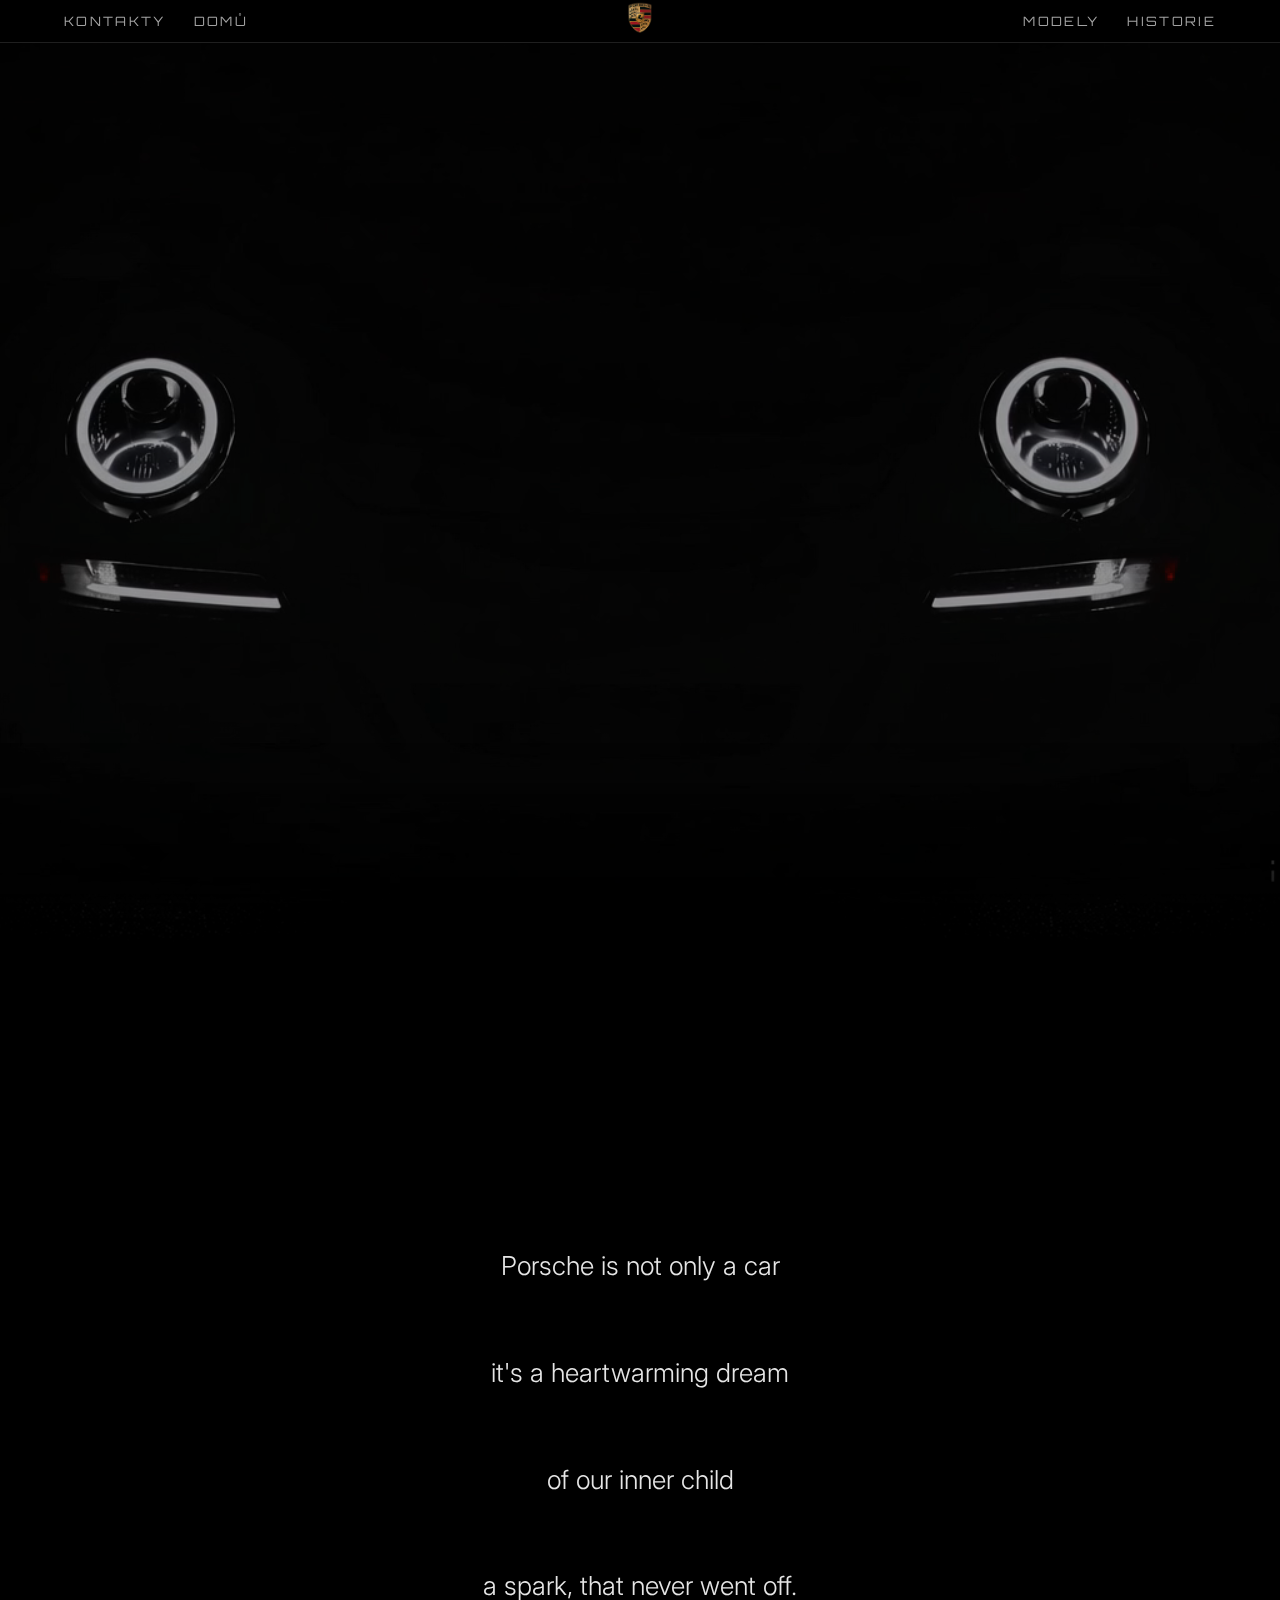
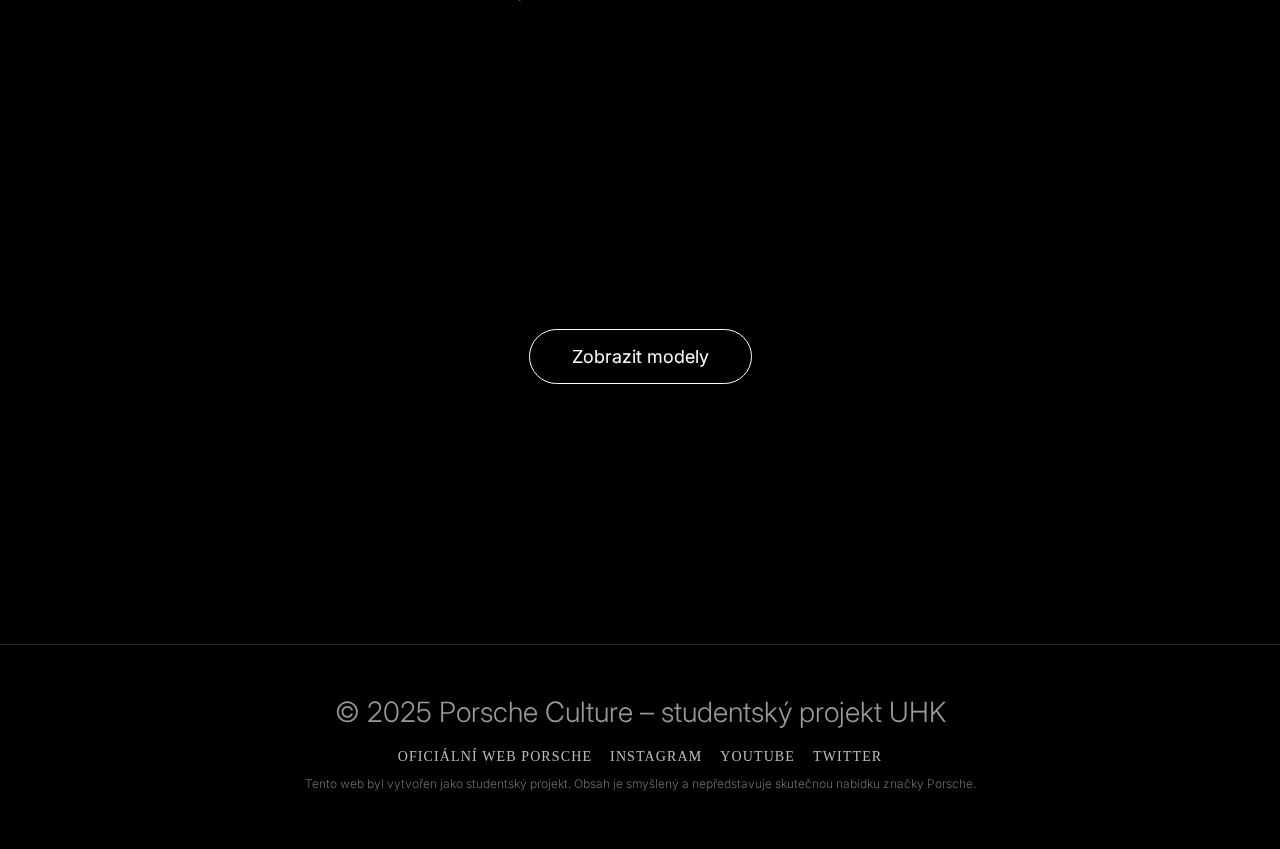
<file: index.html>
<!DOCTYPE html>
<html lang="cs">
<head>
  <meta charset="UTF-8" />
  <link rel="icon" type="image/png" href="logo png.png">
  <meta name="viewport" content="width=device-width, initial-scale=1.0" />
  <title>Porsche Culture</title>
  <link rel="stylesheet" href="Porschecss.css">
  <link href="https://fonts.googleapis.com/css2?family=Orbitron:wght@600&family=Inter:wght@300&display=swap" rel="stylesheet">
</head>
<header class="site-header">
  <nav class="nav-bar">
    <div class="burger-menu" id="burger">
      <span></span>
      <span></span>
      <span></span>
    </div>

    <ul class="nav-links-left">
      <li><a href="contact.html">KONTAKTY</a></li>
      <li><a href="index.html">DOMŮ</a></li>
    </ul>
    <div class="header-logo">
      <img src="logo png.png" alt="Porsche Culture Logo">
    </div>
    <ul class="nav-links-right">
      <li><a href="models.html">MODELY</a></li>
      <li><a href="history.html">HISTORIE</a></li>
    </ul>
    <div class="mobile-nav" id="mobileNav">
      <a href="contact.html">KONTAKTY</a>
      <a href="index.html">DOMŮ</a>
      <a href="models.html">MODELY</a>
      <a href="history.html">HISTORIE</a>
</div>

  </nav>
</header>
<body>

  <section class="hero">
    <video muted playsinline autoplay id="intro-video" class="background-video">
      <source src="porscheheadlights.mp4" type="video/mp4">
      Ваш браузер не підтримує відео.
    </video>

    <div class="hero-content">
      <h1 class="fade-text" id="title">Porsche</h1>
      <p class="fade-text" id="subtitle">More Than A Car.</p>
    </div>
  </section>
  <section class="poem">
    <p>Porsche is not only a car</p>
    <p>it's a heartwarming dream</p>
    <p>of our inner child</p>
    <p>a spark, that never went off.</p>
  </section>
  <div class="history-bg">
    <img src="porschehistory.jpg" alt="Porsche History Background">
  </div>

  <section class="history">
    <a href="models.html" class="models-btn">Zobrazit modely</a>
  </section>


    <script>
      const video = document.getElementById('intro-video');
      const title = document.getElementById('title');
      const subtitle = document.getElementById('subtitle');

      setTimeout(() => {
        video.play();
      }, 2000);

      setTimeout(() => {
        title.style.opacity = "1";
      }, 1000);

      setTimeout(() => {
        subtitle.style.opacity = "1";
      }, 4000);
    </script>
  
</body>
<footer class="site-footer">
  <p>© 2025 Porsche Culture – studentský projekt UHK</p>

  <div class="footer-links">
    <a href="https://www.porsche.com" target="_blank" rel="noopener noreferrer">Oficiální web Porsche</a>
    <a href="https://www.instagram.com/porsche" target="_blank" rel="noopener noreferrer">Instagram</a>
    <a href="https://www.youtube.com/user/Porsche" target="_blank" rel="noopener noreferrer">YouTube</a>
    <a href="https://twitter.com/Porsche" target="_blank" rel="noopener noreferrer">Twitter</a>
  </div>

  <p class="footer-disclaimer">
    Tento web byl vytvořen jako studentský projekt. Obsah je smyšlený a nepředstavuje
    skutečnou nabídku značky Porsche.
  </p>
</footer>
<script>
  const introVideo = document.getElementById("intro-video");
  if (window.innerWidth <= 720) {
    video.innerHTML = `
      <source src="entrance_video_mobile.mp4" type="video/mp4">
    `;
    video.load();
    video.play();
  }

  const burger = document.getElementById("burger");
  const mobileNav = document.getElementById("mobileNav");

  burger.addEventListener("click", () => {
    burger.classList.toggle("open");
    mobileNav.classList.toggle("open");
  });
</script>

</html>
</file>
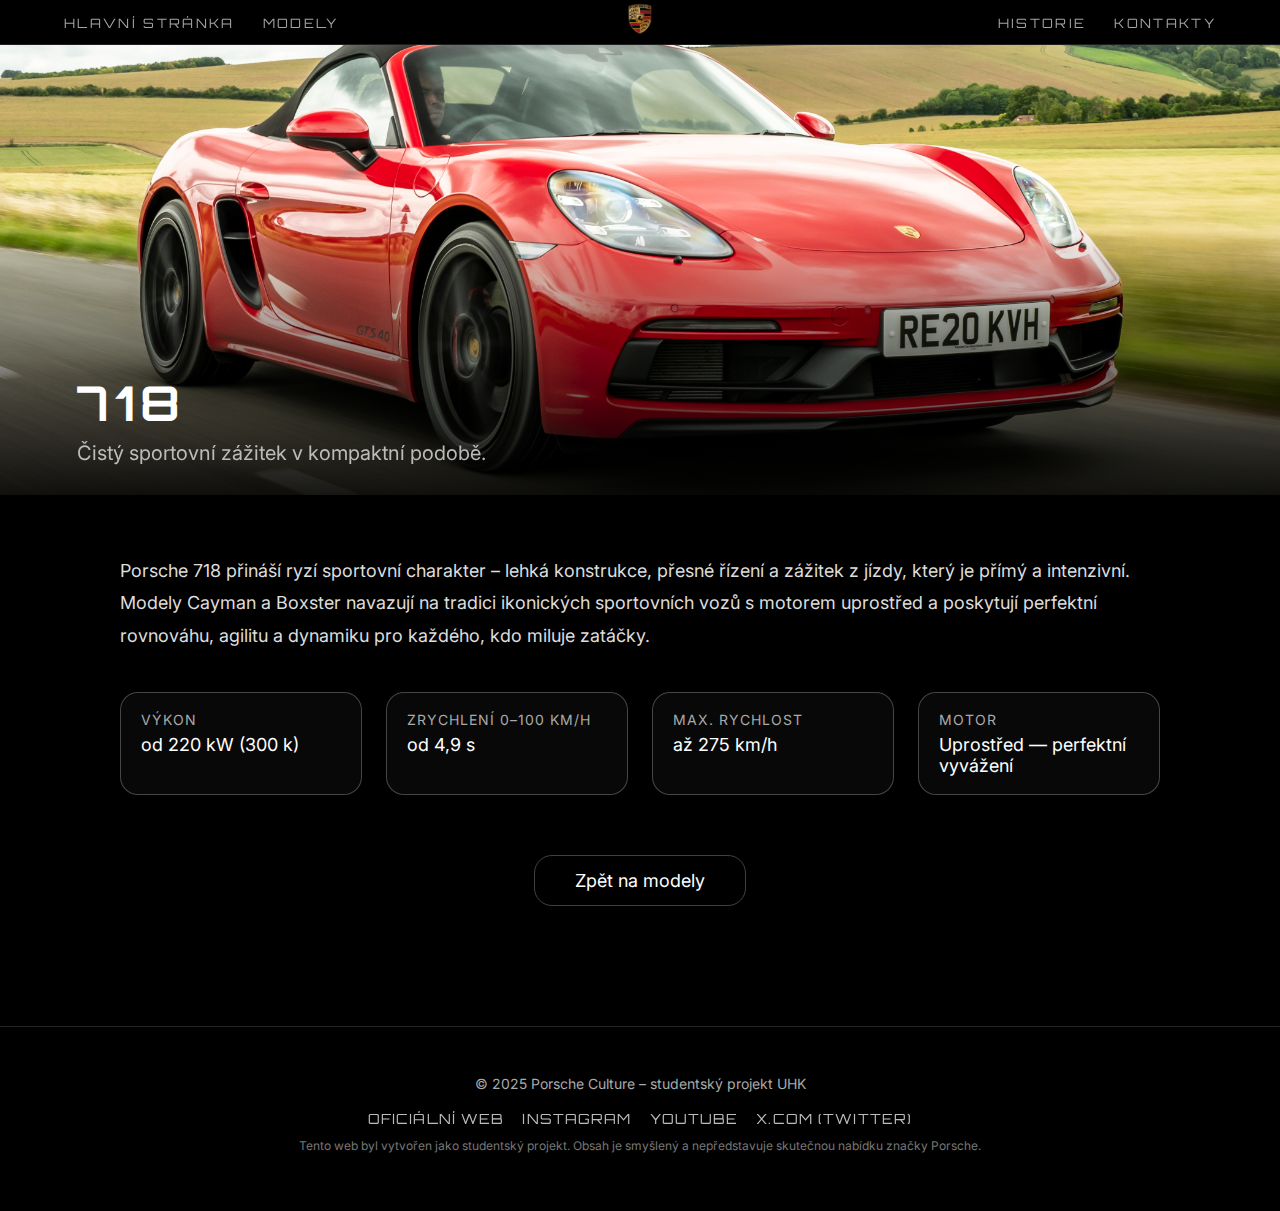
<file: 718.html>
<!DOCTYPE html>
<html lang="cs">
  <head>
    <meta charset="UTF-8" />
    <link rel="icon" type="image/png" href="./img/logo.png" />
    <meta name="viewport" content="width=device-width, initial-scale=1.0" />
    <title>Porsche 718</title>
    <link rel="stylesheet" href="./css/model-page.css" />
    <link
      href="https://fonts.googleapis.com/css2?family=Orbitron:wght@600&family=Inter:wght@300&display=swap"
      rel="stylesheet"
    />
  </head>
  <body>
    <header class="site-header">
      <nav class="nav-bar">
        <div class="burger-menu" id="burger">
          <span></span>
          <span></span>
          <span></span>
        </div>
        <div class="mobile-nav" id="mobileNav">
          <a href="index.html">HLAVNÍ STRÁNKA</a>
          <a href="models.html">MODELY</a>
          <a href="history.html">HISTORIE</a>
          <a href="contact.html">KONTAKTY</a>
        </div>
        <ul class="nav-links-left">
          <li><a href="index.html">HLAVNÍ STRÁNKA</a></li>
          <li><a href="models.html">MODELY</a></li>
        </ul>

        <div class="header-logo">
          <img src="./img/logo.png" alt="Porsche Culture Logo" />
        </div>

        <ul class="nav-links-right">
          <li><a href="history.html">HISTORIE</a></li>
          <li><a href="contact.html">KONTAKTY</a></li>
        </ul>
      </nav>
    </header>
    <main>
      <section
        class="model-hero model-hero-bg"
        style="background-image: url('./img/718.jpg')"
      >
        <div class="model-hero-content">
          <h1 class="model-hero-title">718</h1>
          <p class="model-hero-subtitle">
            Čistý sportovní zážitek v kompaktní podobě.
          </p>
        </div>
      </section>

      <section class="model-content">
        <p class="model-description">
          Porsche 718 přináší ryzí sportovní charakter – lehká konstrukce,
          přesné řízení a zážitek z jízdy, který je přímý a intenzivní. Modely
          Cayman a Boxster navazují na tradici ikonických sportovních vozů s
          motorem uprostřed a poskytují perfektní rovnováhu, agilitu a dynamiku
          pro každého, kdo miluje zatáčky.
        </p>

        <ul class="model-specs">
          <li class="spec-card">
            <p class="spec-label">Výkon</p>
            <p class="spec-value">od 220 kW (300 k)</p>
          </li>
          <li class="spec-card">
            <p class="spec-label">Zrychlení 0–100 km/h</p>
            <p class="spec-value">od 4,9 s</p>
          </li>
          <li class="spec-card">
            <p class="spec-label">Max. rychlost</p>
            <p class="spec-value">až 275 km/h</p>
          </li>
          <li class="spec-card">
            <p class="spec-label">Motor</p>
            <p class="spec-value">Uprostřed — perfektní vyvážení</p>
          </li>
        </ul>
        <a href="models.html" class="back-btn">Zpět na modely</a>
      </section>
    </main>

    <footer class="site-footer">
      <p>© 2025 Porsche Culture – studentský projekt UHK</p>

      <div class="footer-links">
        <a
          href="https://www.porsche.com"
          target="_blank"
          rel="noopener noreferrer"
          >Oficiální web</a
        >
        <a
          href="https://www.instagram.com/porsche"
          target="_blank"
          rel="noopener noreferrer"
          >Instagram</a
        >
        <a
          href="https://www.youtube.com/user/Porsche"
          target="_blank"
          rel="noopener noreferrer"
          >YouTube</a
        >
        <a
          href="https://twitter.com/Porsche"
          target="_blank"
          rel="noopener noreferrer"
          >X.com (Twitter)</a
        >
      </div>
      <p class="footer-disclaimer">
        Tento web byl vytvořen jako studentský projekt. Obsah je smyšlený a
        nepředstavuje skutečnou nabídku značky Porsche.
      </p>
    </footer>
    <script src="./js/model-mobile.js"></script>
  </body>
</html>
</file>
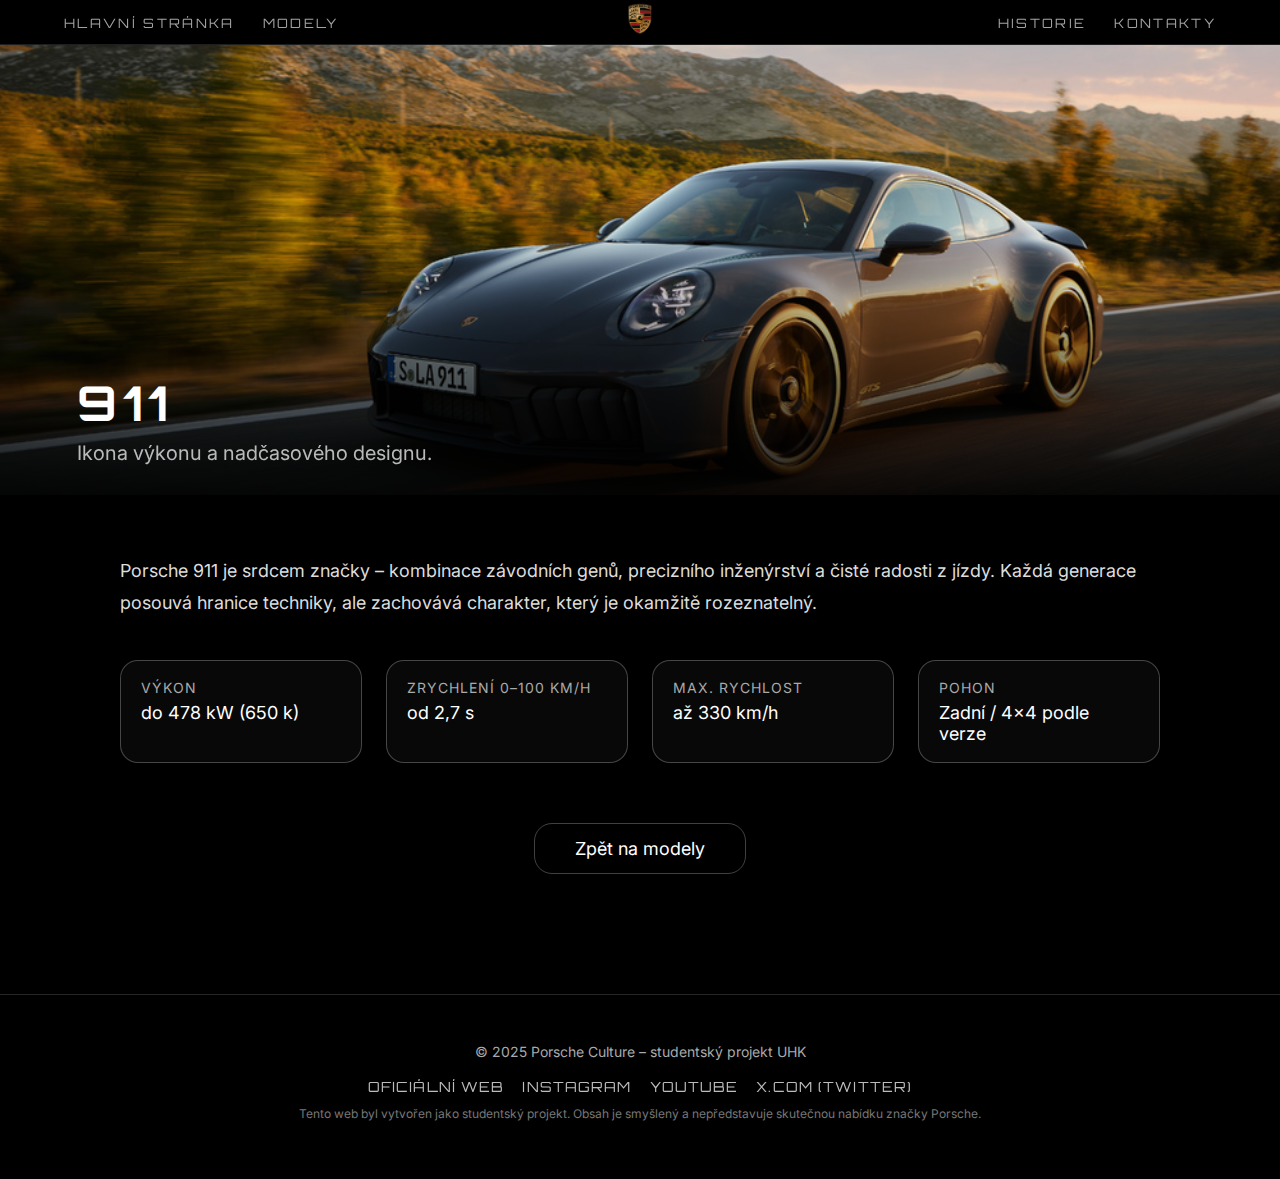
<file: 911.html>
<!DOCTYPE html>
<html lang="cs">
  <head>
    <link rel="icon" type="image/png" href="./img/logo.png" />
    <meta charset="UTF-8" />
    <meta name="viewport" content="width=device-width, initial-scale=1.0" />
    <title>Porsche 911</title>
    <link rel="stylesheet" href="./css/model-page.css" />
    <link
      href="https://fonts.googleapis.com/css2?family=Orbitron:wght@600&family=Inter:wght@300&display=swap"
      rel="stylesheet"
    />
  </head>
  <body>
    <header class="site-header">
      <nav class="nav-bar">
        <div class="burger-menu" id="burger">
          <span></span>
          <span></span>
          <span></span>
        </div>
        <div class="mobile-nav" id="mobileNav">
          <a href="index.html">HLAVNÍ STRÁNKA</a>
          <a href="models.html">MODELY</a>
          <a href="history.html">HISTORIE</a>
          <a href="contact.html">KONTAKTY</a>
        </div>
        <ul class="nav-links-left">
          <li><a href="index.html">HLAVNÍ STRÁNKA</a></li>
          <li><a href="models.html">MODELY</a></li>
        </ul>

        <div class="header-logo">
          <img src="./img/logo.png" alt="Porsche Culture Logo" />
        </div>

        <ul class="nav-links-right">
          <li><a href="history.html">HISTORIE</a></li>
          <li><a href="contact.html">KONTAKTY</a></li>
        </ul>
      </nav>
    </header>
    <main>
      <section
        class="model-hero model-hero-bg"
        style="background-image: url(./img/911.jpg)"
      >
        <div class="model-hero-content">
          <h1 class="model-hero-title">911</h1>
          <p class="model-hero-subtitle">Ikona výkonu a nadčasového designu.</p>
        </div>
      </section>
      <section class="model-content">
        <p class="model-description">
          Porsche 911 je srdcem značky – kombinace závodních genů, precizního
          inženýrství a čisté radosti z jízdy. Každá generace posouvá hranice
          techniky, ale zachovává charakter, který je okamžitě rozeznatelný.
        </p>

        <ul class="model-specs">
          <li class="spec-card">
            <p class="spec-label">Výkon</p>
            <p class="spec-value">do 478 kW (650 k)</p>
          </li>
          <li class="spec-card">
            <p class="spec-label">Zrychlení 0–100 km/h</p>
            <p class="spec-value">od 2,7 s</p>
          </li>
          <li class="spec-card">
            <p class="spec-label">Max. rychlost</p>
            <p class="spec-value">až 330 km/h</p>
          </li>
          <li class="spec-card">
            <p class="spec-label">Pohon</p>
            <p class="spec-value">Zadní / 4×4 podle verze</p>
          </li>
        </ul>

        <a href="models.html" class="back-btn">Zpět na modely</a>
      </section>
    </main>
    <footer class="site-footer">
      <p>© 2025 Porsche Culture – studentský projekt UHK</p>

      <div class="footer-links">
        <a href="https://www.porsche.com" target="_blank">Oficiální web</a>
        <a href="https://www.instagram.com/porsche" target="_blank"
          >Instagram</a
        >
        <a href="https://www.youtube.com/user/Porsche" target="_blank"
          >YouTube</a
        >
        <a href="https://twitter.com/Porsche" target="_blank"
          >X.com (Twitter)</a
        >
      </div>

      <p class="footer-disclaimer">
        Tento web byl vytvořen jako studentský projekt. Obsah je smyšlený a
        nepředstavuje skutečnou nabídku značky Porsche.
      </p>
    </footer>
    <script src="./js/model-mobile.js"></script>
  </body>
</html>
</file>
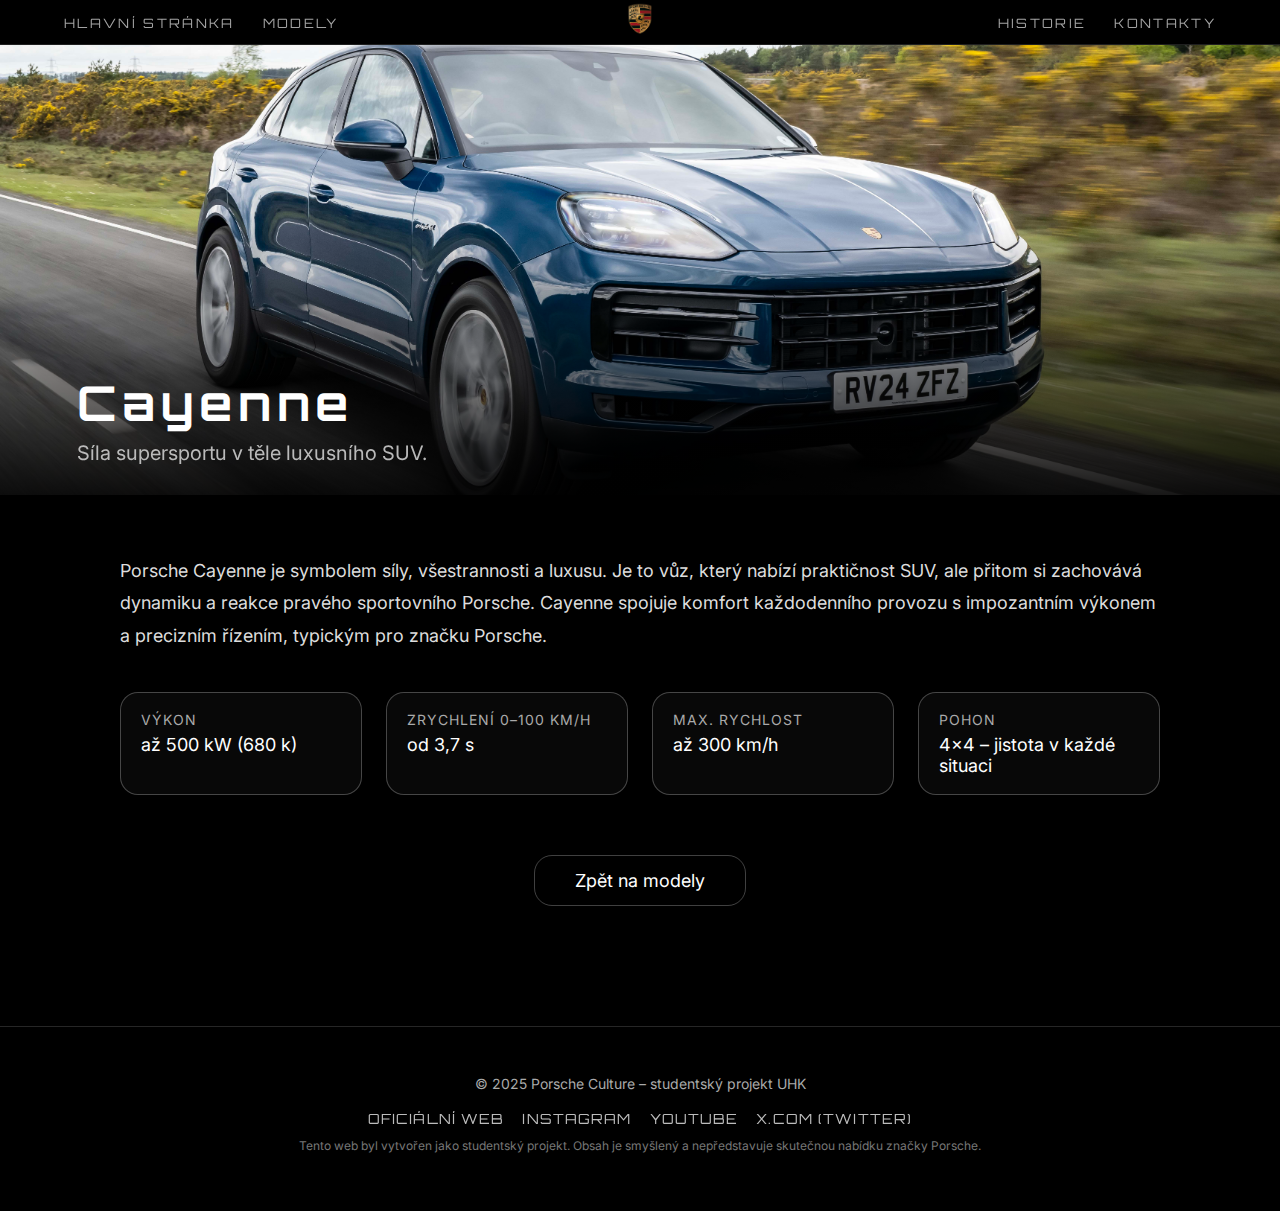
<file: cayenne.html>
<!DOCTYPE html>
<html lang="cs">
  <head>
    <link rel="icon" type="image/png" href="./img/logo.png" />
    <meta charset="UTF-8" />
    <meta name="viewport" content="width=device-width, initial-scale=1.0" />
    <title>Porsche Cayenne</title>
    <link rel="stylesheet" href="./css/model-page.css" />
    <link
      href="https://fonts.googleapis.com/css2?family=Orbitron:wght@600&family=Inter:wght@300&display=swap"
      rel="stylesheet"
    />
  </head>
  <body>
    <header class="site-header">
      <nav class="nav-bar">
        <div class="burger-menu" id="burger">
          <span></span>
          <span></span>
          <span></span>
        </div>
        <div class="mobile-nav" id="mobileNav">
          <a href="index.html">HLAVNÍ STRÁNKA</a>
          <a href="models.html">MODELY</a>
          <a href="history.html">HISTORIE</a>
          <a href="contact.html">KONTAKTY</a>
        </div>
        <ul class="nav-links-left">
          <li><a href="index.html">HLAVNÍ STRÁNKA</a></li>
          <li><a href="models.html">MODELY</a></li>
        </ul>

        <div class="header-logo">
          <img src="./img/logo.png" alt="Porsche Culture Logo" />
        </div>

        <ul class="nav-links-right">
          <li><a href="history.html">HISTORIE</a></li>
          <li><a href="contact.html">KONTAKTY</a></li>
        </ul>
      </nav>
    </header>
    <main>
      <section
        class="model-hero model-hero-bg"
        style="background-image: url('./img/cayenne.jpg')"
      >
        <div class="model-hero-content">
          <h1 class="model-hero-title">Cayenne</h1>
          <p class="model-hero-subtitle">
            Síla supersportu v těle luxusního SUV.
          </p>
        </div>
      </section>
      <section class="model-content">
        <p class="model-description">
          Porsche Cayenne je symbolem síly, všestrannosti a luxusu. Je to vůz,
          který nabízí praktičnost SUV, ale přitom si zachovává dynamiku a
          reakce pravého sportovního Porsche. Cayenne spojuje komfort
          každodenního provozu s impozantním výkonem a precizním řízením,
          typickým pro značku Porsche.
        </p>
        <ul class="model-specs">
          <li class="spec-card">
            <p class="spec-label">Výkon</p>
            <p class="spec-value">až 500 kW (680 k)</p>
          </li>
          <li class="spec-card">
            <p class="spec-label">Zrychlení 0–100 km/h</p>
            <p class="spec-value">od 3,7 s</p>
          </li>
          <li class="spec-card">
            <p class="spec-label">Max. rychlost</p>
            <p class="spec-value">až 300 km/h</p>
          </li>
          <li class="spec-card">
            <p class="spec-label">Pohon</p>
            <p class="spec-value">4×4 – jistota v každé situaci</p>
          </li>
        </ul>
        <a href="models.html" class="back-btn">Zpět na modely</a>
      </section>
    </main>
    <footer class="site-footer">
      <p>© 2025 Porsche Culture – studentský projekt UHK</p>

      <div class="footer-links">
        <a
          href="https://www.porsche.com"
          target="_blank"
          rel="noopener noreferrer"
          >Oficiální web</a
        >
        <a
          href="https://www.instagram.com/porsche"
          target="_blank"
          rel="noopener noreferrer"
          >Instagram</a
        >
        <a
          href="https://www.youtube.com/user/Porsche"
          target="_blank"
          rel="noopener noreferrer"
          >YouTube</a
        >
        <a
          href="https://twitter.com/Porsche"
          target="_blank"
          rel="noopener noreferrer"
          >X.com (Twitter)</a
        >
      </div>

      <p class="footer-disclaimer">
        Tento web byl vytvořen jako studentský projekt. Obsah je smyšlený a
        nepředstavuje skutečnou nabídku značky Porsche.
      </p>
    </footer>
    <script src="./js/model-mobile.js"></script>
  </body>
</html>
</file>
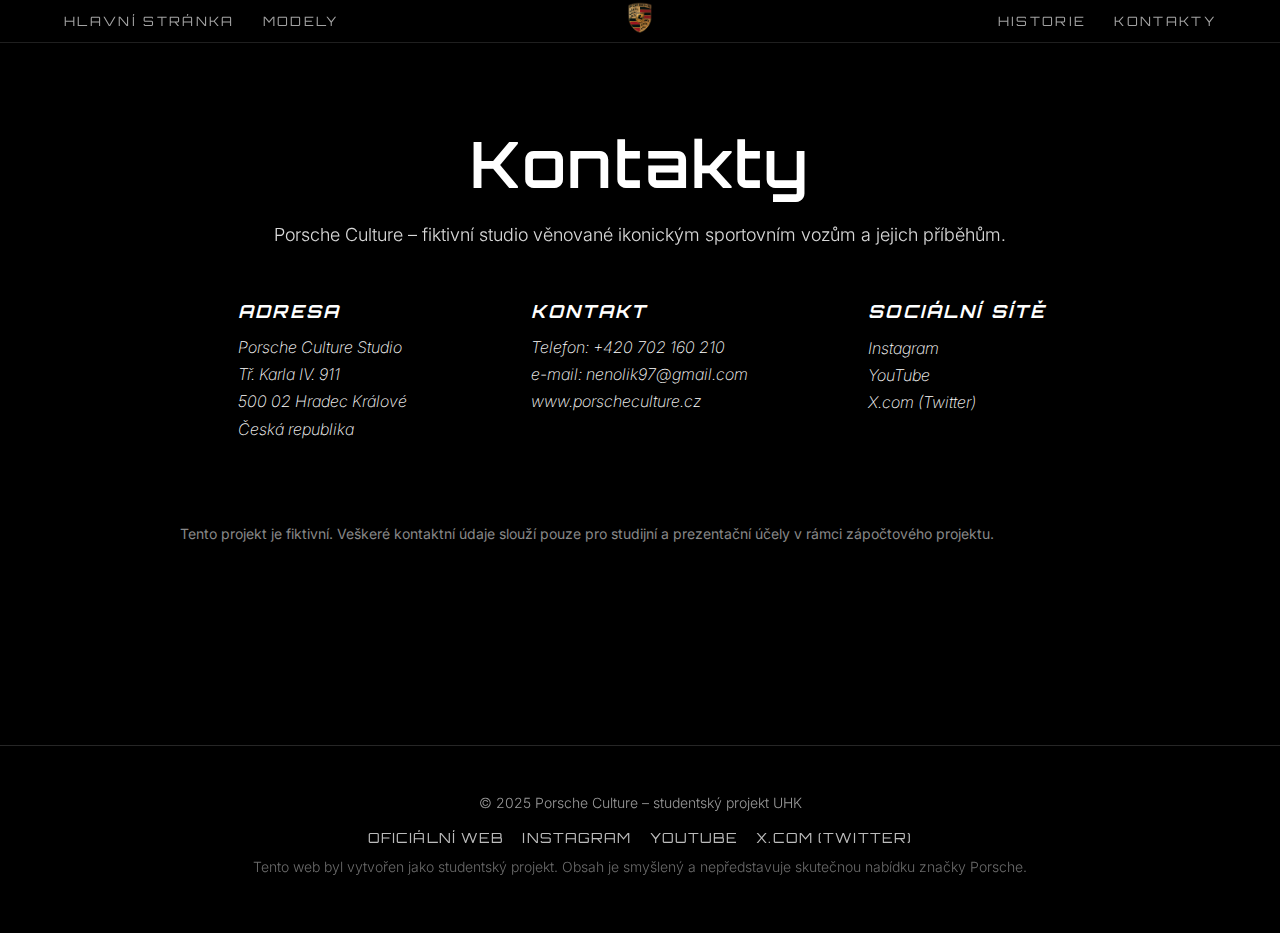
<file: contact.html>
<!DOCTYPE html>
<html lang="cs">
  <head>
    <meta charset="UTF-8" />
    <meta name="viewport" content="width=device-width, initial-scale=1.0" />
    <link rel="icon" type="image/png" href="./img/logo.png" />
    <title>Kontakty – Porsche Culture</title>
    <link rel="stylesheet" href="./css/Porschecss.css" />
    <link
      href="https://fonts.googleapis.com/css2?family=Orbitron:wght@400;600&family=Inter:wght@300;400;500&display=swap"
      rel="stylesheet"
    />
  </head>
  <header class="site-header">
    <nav class="nav-bar">
      <div class="burger-menu" id="burger">
        <span></span>
        <span></span>
        <span></span>
      </div>
      <div class="mobile-nav" id="mobileNav">
        <a href="index.html">HLAVNÍ STRÁNKA</a>
        <a href="models.html">MODELY</a>
        <a href="history.html">HISTORIE</a>
        <a href="contact.html">KONTAKTY</a>
      </div>
      <ul class="nav-links-left">
        <li><a href="index.html">HLAVNÍ STRÁNKA</a></li>
        <li><a href="models.html">MODELY</a></li>
      </ul>

      <div class="header-logo">
        <img src="./img/logo.png" alt="Porsche Culture Logo" />
      </div>

      <ul class="nav-links-right">
        <li><a href="history.html">HISTORIE</a></li>
        <li><a href="contact.html">KONTAKTY</a></li>
      </ul>
    </nav>
  </header>
  <body>
    <main class="contact-wrapper">
      <section class="contact-section">
        <h1 class="contact-title">Kontakty</h1>
        <p class="contact-subtitle">
          Porsche Culture – fiktivní studio věnované ikonickým sportovním vozům
          a jejich příběhům.
        </p>

        <address class="contact-grid">
          <ul class="contact-list">
            <li class="contact-block">
              <h2>Adresa</h2>
              <a
                href="https://maps.app.goo.gl/1ZbmcHjKeErnYaXH7"
                target="_blank"
                rel="noreferrer noopener nofollow"
              >
                Porsche Culture Studio<br />
                Tř. Karla IV. 911<br />
                500 02 Hradec Králové<br />
                Česká republika
              </a>
            </li>
            <li class="contact-block">
              <h2>Kontakt</h2>
              <ul class="contact_social">
                <li>
                  <a href="tel:+420702160210">Telefon: +420 702 160 210</a>
                </li>
                <li>
                  <a href="mailto:nenolik97@gmail.com"
                    >e-mail: nenolik97@gmail.com</a
                  >
                </li>
                <li>
                  <a
                    href="https://www.porsche.com/international/aboutporsche/jobs/culture/"
                    target="_blank"
                    >www.porscheculture.cz</a
                  >
                </li>
              </ul>
            </li>
            <li class="contact-block">
              <h2>Sociální sítě</h2>
              <ul class="contact_social">
                <li>
                  <a
                    href="https://www.instagram.com"
                    target="_blank"
                    aria-label="Instagram"
                    >Instagram
                    <svg class=".networks_icon" width="20" height="20">
                      <use href="./img/instagram.svg"></use>
                    </svg>
                  </a>
                </li>
                <li>
                  <a
                    href="https://www.youtube.com"
                    target="_blank"
                    aria-label="YouTube"
                    >YouTube
                  </a>
                </li>
                <li>
                  <a
                    href="https://x.com/Porsche"
                    target="_blank"
                    aria-label="YouTube"
                    >X.com (Twitter)
                  </a>
                </li>
              </ul>
            </li>
          </ul>
        </address>

        <div class="contact-note">
          Tento projekt je fiktivní. Veškeré kontaktní údaje slouží pouze pro
          studijní a prezentační účely v rámci zápočtového projektu.
        </div>
      </section>
    </main>
    <footer class="site-footer">
      <p>© 2025 Porsche Culture – studentský projekt UHK</p>

      <div class="footer-links">
        <a
          href="https://www.porsche.com"
          target="_blank"
          rel="noopener noreferrer"
          >Oficiální web
        </a>
        <a
          href="https://www.instagram.com/porsche"
          target="_blank"
          rel="noopener noreferrer"
          >Instagram
        </a>
        <a
          href="https://www.youtube.com/user/Porsche"
          target="_blank"
          rel="noopener noreferrer"
          >YouTube
        </a>
        <a
          href="https://twitter.com/Porsche"
          target="_blank"
          rel="noopener noreferrer"
          >X.com (Twitter)
        </a>
      </div>

      <p class="footer-disclaimer">
        Tento web byl vytvořen jako studentský projekt. Obsah je smyšlený a
        nepředstavuje skutečnou nabídku značky Porsche.
      </p>
    </footer>
    <script src="./js/contacts.js"></script>
  </body>
</html>
</file>
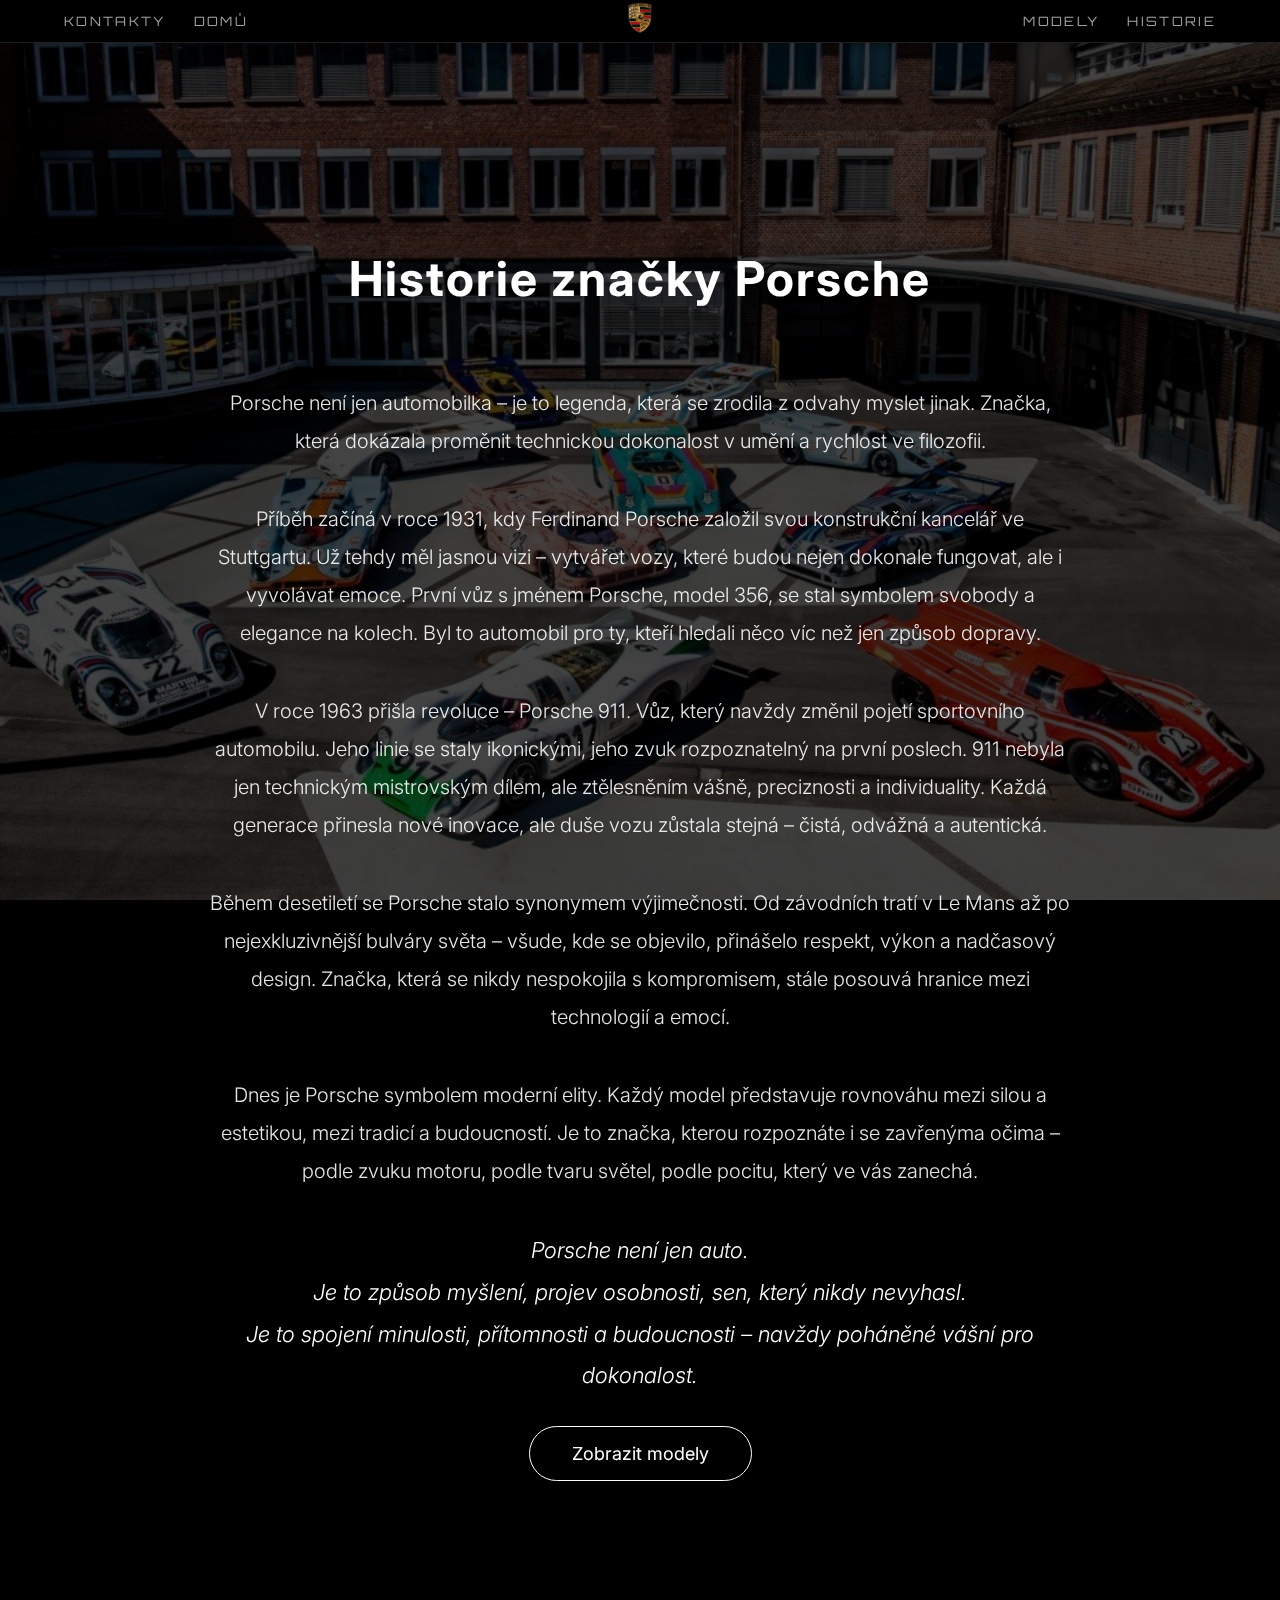
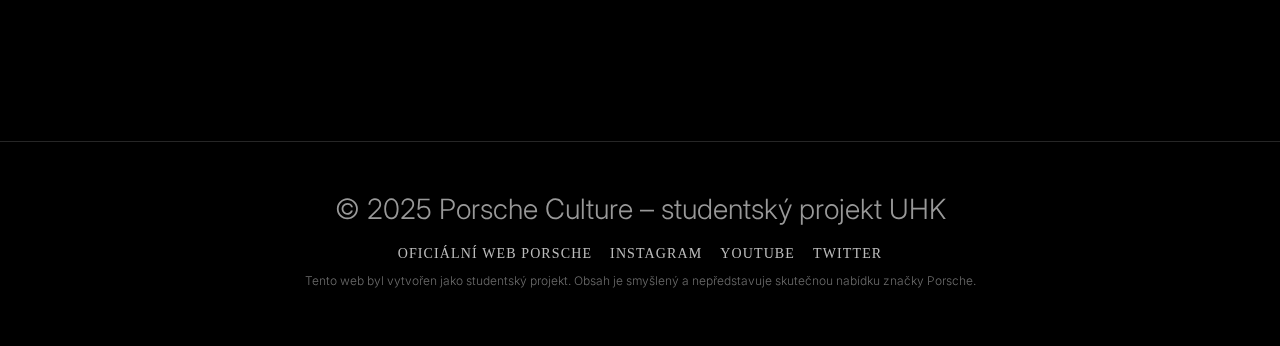
<file: history.html>
<!DOCTYPE html>
<html lang="cs">
<head>
  <meta charset="UTF-8" />
  <link rel="icon" type="image/png" href="logo png.png">
  <meta name="viewport" content="width=device-width, initial-scale=1.0" />
  <title>Historie Porsche</title>

  <link rel="stylesheet" href="Porschecss.css">
  <link href="https://fonts.googleapis.com/css2?family=Orbitron:wght@600&family=Inter:wght@300&display=swap" rel="stylesheet">
</head>
<body>
<header class="site-header">
  <nav class="nav-bar">
    <div class="burger-menu" id="burger">
      <span></span>
      <span></span>
      <span></span>
    </div>
    <div class="mobile-nav" id="mobileNav">
      <a href="contact.html">KONTAKTY</a>
      <a href="index.html">DOMŮ</a>
      <a href="models.html">MODELY</a>
      <a href="history.html">HISTORIE</a>
    </div>
    <ul class="nav-links-left">
      <li><a href="contact.html">KONTAKTY</a></li>
      <li><a href="index.html">DOMŮ</a></li>
    </ul>

    <div class="header-logo">
      <img src="logo png.png" alt="Porsche Culture Logo">
    </div>

    <ul class="nav-links-right">
      <li><a href="models.html">MODELY</a></li>
      <li><a href="history.html">HISTORIE</a></li>
    </ul>

  </nav>
</header>

<div class="history-bg visible">
  <img src="porschehistory.jpg" alt="Porsche History Background">
</div>

<section class="history">
  <h2>Historie značky Porsche</h2>

  <p>
    Porsche není jen automobilka – je to legenda, která se zrodila z odvahy myslet jinak.
    Značka, která dokázala proměnit technickou dokonalost v umění a rychlost ve filozofii.
  </p>

  <p>
    Příběh začíná v roce 1931, kdy Ferdinand Porsche založil svou konstrukční kancelář ve Stuttgartu.
    Už tehdy měl jasnou vizi – vytvářet vozy, které budou nejen dokonale fungovat, ale i vyvolávat emoce.
    První vůz s jménem Porsche, model 356, se stal symbolem svobody a elegance na kolech.
    Byl to automobil pro ty, kteří hledali něco víc než jen způsob dopravy.
  </p>

  <p>
    V roce 1963 přišla revoluce – Porsche 911. Vůz, který navždy změnil pojetí sportovního automobilu.
    Jeho linie se staly ikonickými, jeho zvuk rozpoznatelný na první poslech. 911 nebyla jen technickým mistrovským dílem,
    ale ztělesněním vášně, preciznosti a individuality. Každá generace přinesla nové inovace, ale duše vozu zůstala stejná – čistá, odvážná a autentická.
  </p>

  <p>
    Během desetiletí se Porsche stalo synonymem výjimečnosti. Od závodních tratí v Le Mans až po nejexkluzivnější bulváry světa –
    všude, kde se objevilo, přinášelo respekt, výkon a nadčasový design. Značka, která se nikdy nespokojila s kompromisem,
    stále posouvá hranice mezi technologií a emocí.
  </p>

  <p>
    Dnes je Porsche symbolem moderní elity. Každý model představuje rovnováhu mezi silou a estetikou, mezi tradicí a budoucností.
    Je to značka, kterou rozpoznáte i se zavřenýma očima – podle zvuku motoru, podle tvaru světel, podle pocitu, který ve vás zanechá.
  </p>

  <p class="highlight">
    Porsche není jen auto.<br>
    Je to způsob myšlení, projev osobnosti, sen, který nikdy nevyhasl.<br>
    Je to spojení minulosti, přítomnosti a budoucnosti – navždy poháněné vášní pro dokonalost.
  </p>

  <a href="models.html" class="models-btn">Zobrazit modely</a>
</section>

<footer class="site-footer">
  <p>© 2025 Porsche Culture – studentský projekt UHK</p>

  <div class="footer-links">
    <a href="https://www.porsche.com" target="_blank">Oficiální web Porsche</a>
    <a href="https://www.instagram.com/porsche" target="_blank">Instagram</a>
    <a href="https://www.youtube.com/user/Porsche" target="_blank">YouTube</a>
    <a href="https://twitter.com/Porsche" target="_blank">Twitter</a>
  </div>

  <p class="footer-disclaimer">
    Tento web byl vytvořen jako studentský projekt. Obsah je smyšlený a nepředstavuje skutečnou nabídku značky Porsche.
  </p>
</footer>

</body>
<script>
  const burger = document.getElementById("burger");
  const mobileNav = document.getElementById("mobileNav");
  burger.addEventListener("click", () => {
    burger.classList.toggle("open");
    mobileNav.classList.toggle("open");
  });
</script>
</html>
</file>
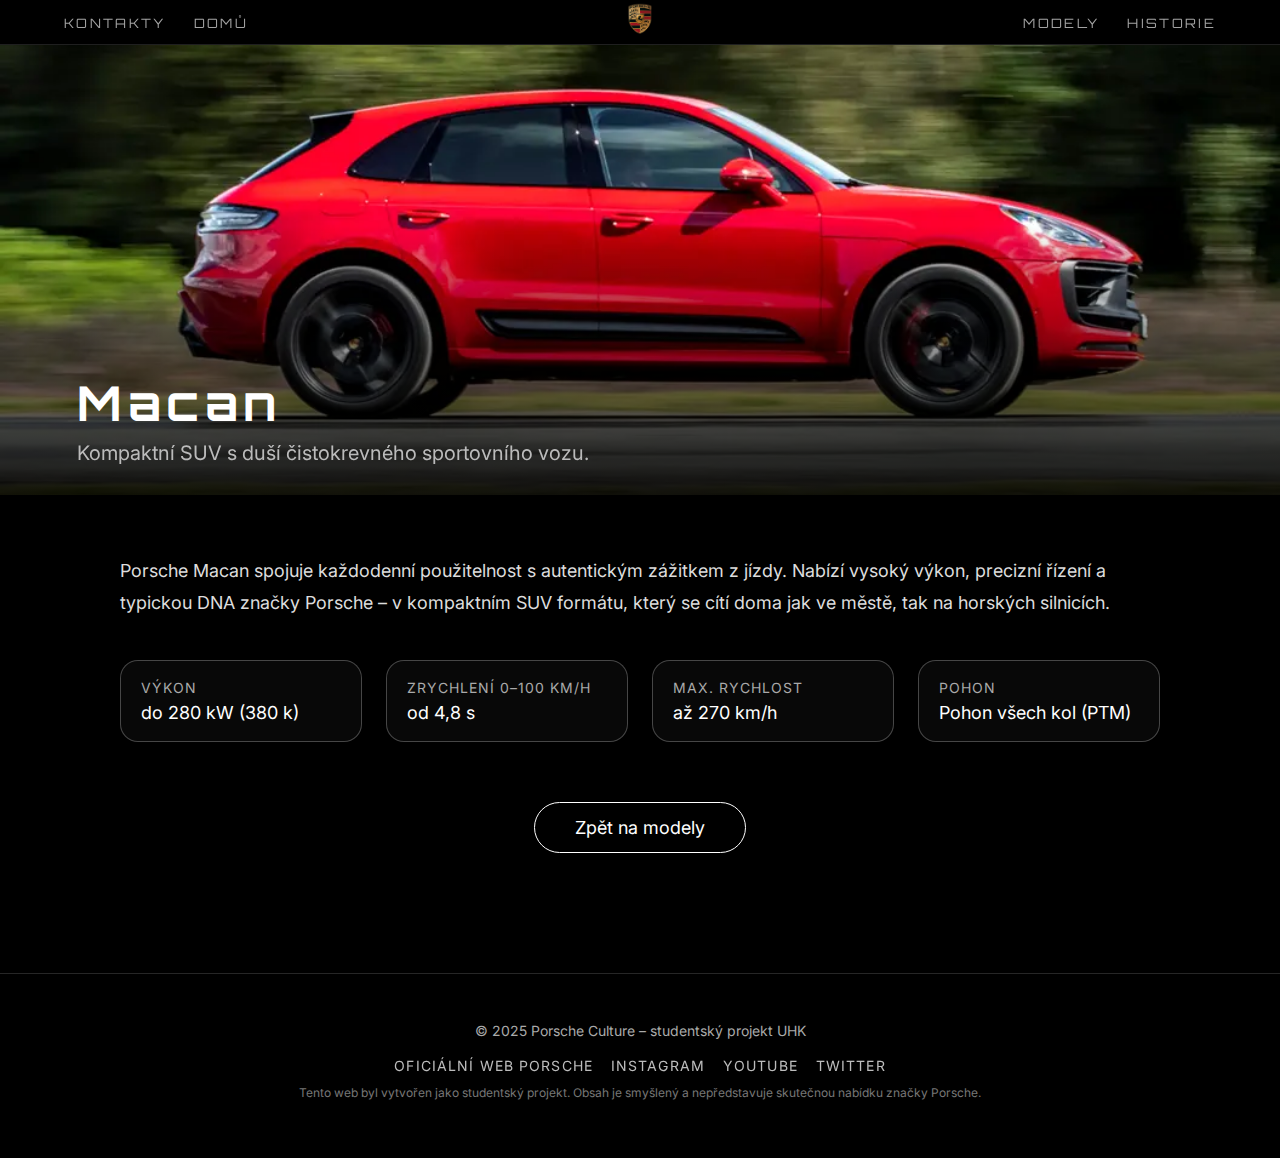
<file: macan.html>
<!DOCTYPE html>
<html lang="cs">
<head>
  <meta charset="UTF-8">
  <meta name="viewport" content="width=device-width, initial-scale=1.0">
  <title>Porsche Macan</title>
  <link rel="icon" type="image/png" href="logo png.png">
  <link rel="stylesheet" href="model-page.css">
  <link href="https://fonts.googleapis.com/css2?family=Orbitron:wght@400;600&family=Inter:wght@300;400;500&display=swap" rel="stylesheet">
</head>
<body>
  <header class="site-header">
    <nav class="nav-bar">
      <div class="burger-menu" id="burger">
      <span></span>
      <span></span>
      <span></span>
    </div>
    <div class="mobile-nav" id="mobileNav">
      <a href="contact.html">KONTAKTY</a>
      <a href="index.html">DOMŮ</a>
      <a href="models.html">MODELY</a>
      <a href="history.html">HISTORIE</a>
    </div>
      <ul class="nav-links-left">
        <li><a href="contact.html">KONTAKTY</a></li>
        <li><a href="index.html">DOMŮ</a></li>
      </ul>

      <div class="header-logo">
        <img src="logo png.png" alt="Porsche Culture Logo">
      </div>

      <ul class="nav-links-right">
        <li><a href="models.html">MODELY</a></li>
        <li><a href="history.html">HISTORIE</a></li>
      </ul>

    </nav>
  </header>
  <section class="model-hero model-hero-bg" style="background-image: url('macan.jpg');">
    <div class="model-hero-content">
      <h1 class="model-hero-title">Macan</h1>
      <p class="model-hero-subtitle">
        Kompaktní SUV s duší čistokrevného sportovního vozu.
      </p>
    </div>
  </section>
  <section class="model-content">
    <p class="model-description">
      Porsche Macan spojuje každodenní použitelnost s autentickým zážitkem z jízdy.
      Nabízí vysoký výkon, precizní řízení a typickou DNA značky Porsche – v kompaktním
      SUV formátu, který se cítí doma jak ve městě, tak na horských silnicích.
    </p>

    <div class="model-specs">
      <div class="spec-card">
        <div class="spec-label">Výkon</div>
        <div class="spec-value">do 280 kW (380 k)</div>
      </div>
      <div class="spec-card">
        <div class="spec-label">Zrychlení 0–100 km/h</div>
        <div class="spec-value">od 4,8 s</div>
      </div>
      <div class="spec-card">
        <div class="spec-label">Max. rychlost</div>
        <div class="spec-value">až 270 km/h</div>
      </div>
      <div class="spec-card">
        <div class="spec-label">Pohon</div>
        <div class="spec-value">Pohon všech kol (PTM)</div>
      </div>
    </div>

    <a href="models.html" class="back-btn">Zpět na modely</a>
  </section>

  <footer class="site-footer">
    <p>© 2025 Porsche Culture – studentský projekt UHK</p>

    <div class="footer-links">
      <a href="https://www.porsche.com" target="_blank" rel="noopener noreferrer">Oficiální web Porsche</a>
      <a href="https://www.instagram.com/porsche" target="_blank" rel="noopener noreferrer">Instagram</a>
      <a href="https://www.youtube.com/user/Porsche" target="_blank" rel="noopener noreferrer">YouTube</a>
      <a href="https://twitter.com/Porsche" target="_blank" rel="noopener noreferrer">Twitter</a>
    </div>

    <p class="footer-disclaimer">
      Tento web byl vytvořen jako studentský projekt. Obsah je smyšlený a nepředstavuje
      skutečnou nabídku značky Porsche.
    </p>
  </footer>

</body>
<script>
  const burger = document.getElementById("burger");
  const mobileNav = document.getElementById("mobileNav");
  burger.addEventListener("click", () => {
    burger.classList.toggle("open");
    mobileNav.classList.toggle("open");
  });
</script>
</html>
</file>
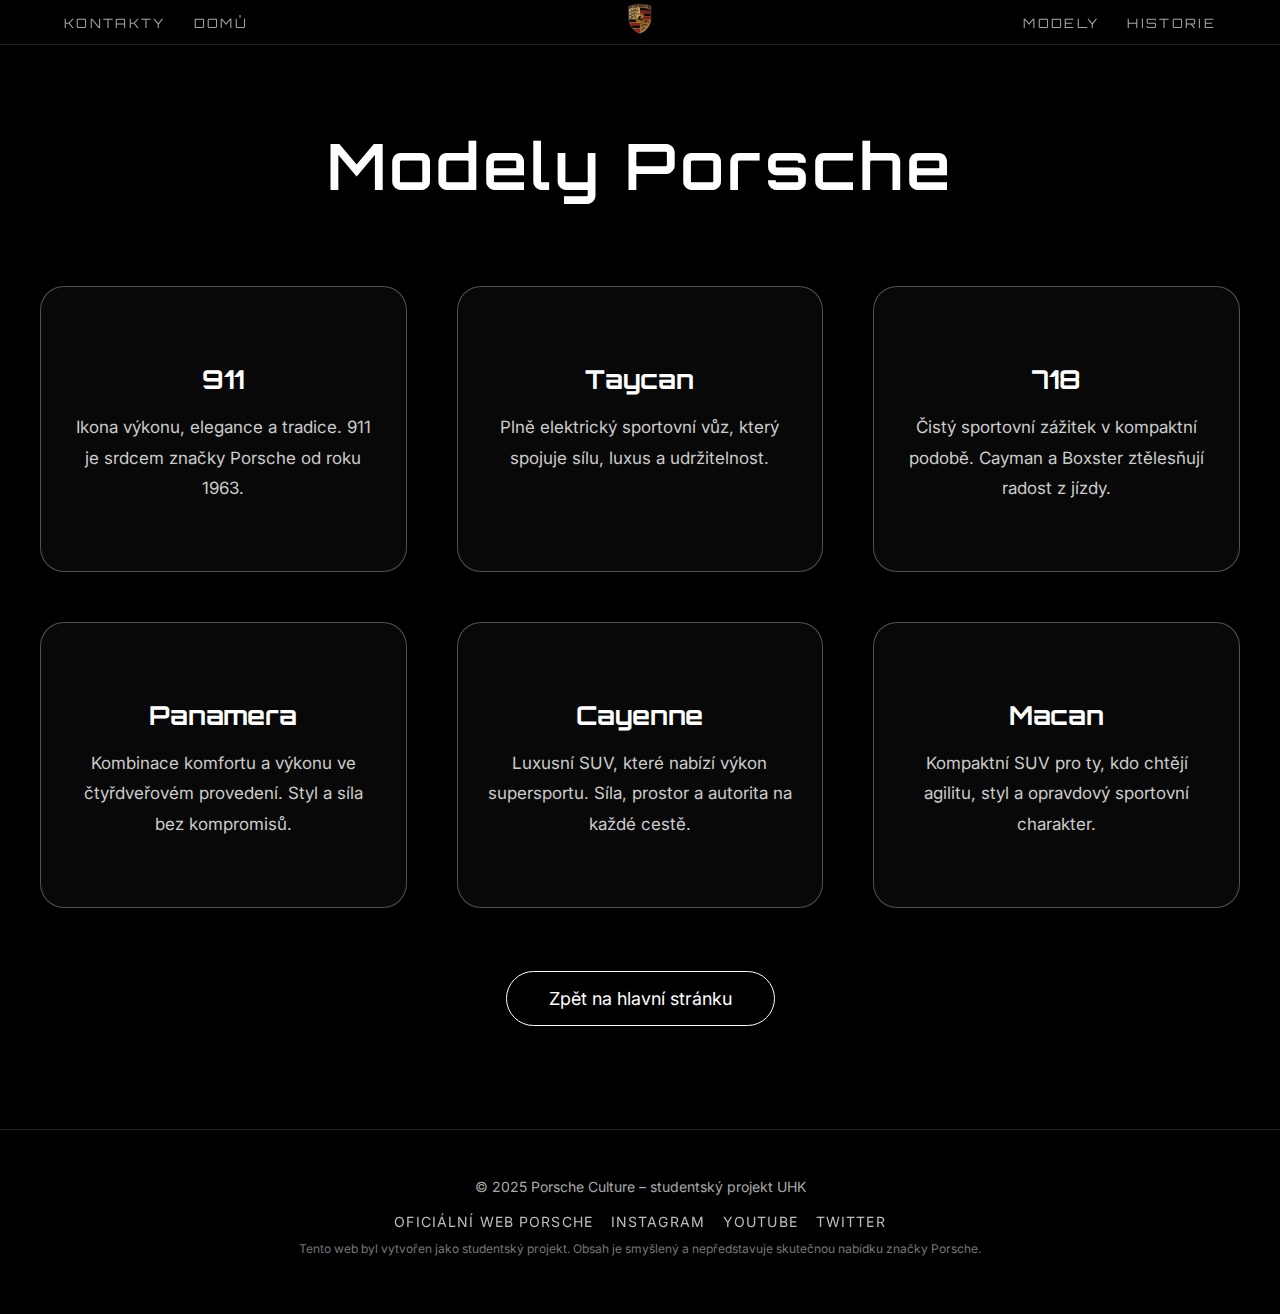
<file: models.html>
<!DOCTYPE html>
<html lang="cs">
<head>
  <meta charset="UTF-8">
  <link rel="icon" type="image/png" href="logo png.png">
  <meta name="viewport" content="width=device-width, initial-scale=1.0">
  <title>Porsche Modely</title>
  <link rel="stylesheet" href="models.css">
  <link href="https://fonts.googleapis.com/css2?family=Orbitron:wght@600&family=Inter:wght@300&display=swap" rel="stylesheet">
</head>
<header class="site-header">
  <nav class="nav-bar">
    <div class="burger-menu" id="burger">
      <span></span>
      <span></span>
      <span></span>
    </div>
    <div class="mobile-nav" id="mobileNav">
      <a href="contact.html">KONTAKTY</a>
      <a href="index.html">DOMŮ</a>
      <a href="models.html">MODELY</a>
      <a href="history.html">HISTORIE</a>
    </div>
    <ul class="nav-links-left">
      <li><a href="contact.html">KONTAKTY</a></li>
      <li><a href="index.html">DOMŮ</a></li>
    </ul>

    <div class="header-logo">
      <img src="logo png.png" alt="Porsche Culture Logo">
    </div>

    <ul class="nav-links-right">
      <li><a href="models.html">MODELY</a></li>
      <li><a href="history.html">HISTORIE</a></li>
    </ul>

  </nav>
</header>
<body>
  
  <h1 class="page-title">Modely Porsche</h1>

    <div class="models-grid">

    <a href="911.html" class="model-card" data-image="911.jpg">
        <h3>911</h3>
        <p>Ikona výkonu, elegance a tradice. 911 je srdcem značky Porsche od roku 1963.</p>
    </a>

    <a href="taycan.html" class="model-card" data-image="taycan.jpg">
        <h3>Taycan</h3>
        <p>Plně elektrický sportovní vůz, který spojuje sílu, luxus a udržitelnost.</p>
    </a>

    <a href="718.html" class="model-card" data-image="718.jpg">
        <h3>718</h3>
        <p>Čistý sportovní zážitek v kompaktní podobě. Cayman a Boxster ztělesňují radost z jízdy.</p>
    </a>

    <a href="panamera.html" class="model-card" data-image="panamera.jpg">
        <h3>Panamera</h3>
        <p>Kombinace komfortu a výkonu ve čtyřdveřovém provedení. Styl a síla bez kompromisů.</p>
    </a>

    <a href="cayenne.html" class="model-card" data-image="cayenne.jpg">
        <h3>Cayenne</h3>
        <p>Luxusní SUV, které nabízí výkon supersportu. Síla, prostor a autorita na každé cestě.</p>
    </a>

    <a href="macan.html" class="model-card" data-image="macan.jpg">
        <h3>Macan</h3>
        <p>Kompaktní SUV pro ty, kdo chtějí agilitu, styl a opravdový sportovní charakter.</p>
    </a>

</div>



  <a href="index.html" class="back-btn">Zpět na hlavní stránku</a>
<script>
  const cards = document.querySelectorAll('.model-card');

  cards.forEach(card => {
    const image = card.getAttribute('data-image');
    card.style.setProperty('--bg-image', `url(${image})`);
    card.addEventListener('mouseenter', () => {
      card.style.setProperty('--bg-image', `url(${image})`);
      card.style.setProperty('--hovering', 'true');
    });
    card.addEventListener('mouseleave', () => {
      card.style.setProperty('--hovering', 'false');
    });
    card.querySelector('::after');
    card.style.setProperty('--image', `url(${image})`);
  });

  const style = document.createElement('style');
  style.innerHTML = `
    .model-card::after {
      background-image: var(--bg-image);
    }
  `;
  document.head.appendChild(style);
</script>


</body>
<footer class="site-footer">
  <p>© 2025 Porsche Culture – studentský projekt UHK</p>

  <div class="footer-links">
    <a href="https://www.porsche.com" target="_blank" rel="noopener noreferrer">Oficiální web Porsche</a>
    <a href="https://www.instagram.com/porsche" target="_blank" rel="noopener noreferrer">Instagram</a>
    <a href="https://www.youtube.com/user/Porsche" target="_blank" rel="noopener noreferrer">YouTube</a>
    <a href="https://twitter.com/Porsche" target="_blank" rel="noopener noreferrer">Twitter</a>
  </div>

  <p class="footer-disclaimer">
    Tento web byl vytvořen jako studentský projekt. Obsah je smyšlený a nepředstavuje
    skutečnou nabídku značky Porsche.
  </p>
</footer>
<script>
  const burger = document.getElementById("burger");
  const mobileNav = document.getElementById("mobileNav");
  burger.addEventListener("click", () => {
    burger.classList.toggle("open");
    mobileNav.classList.toggle("open");
  });
</script>
</html>
</file>
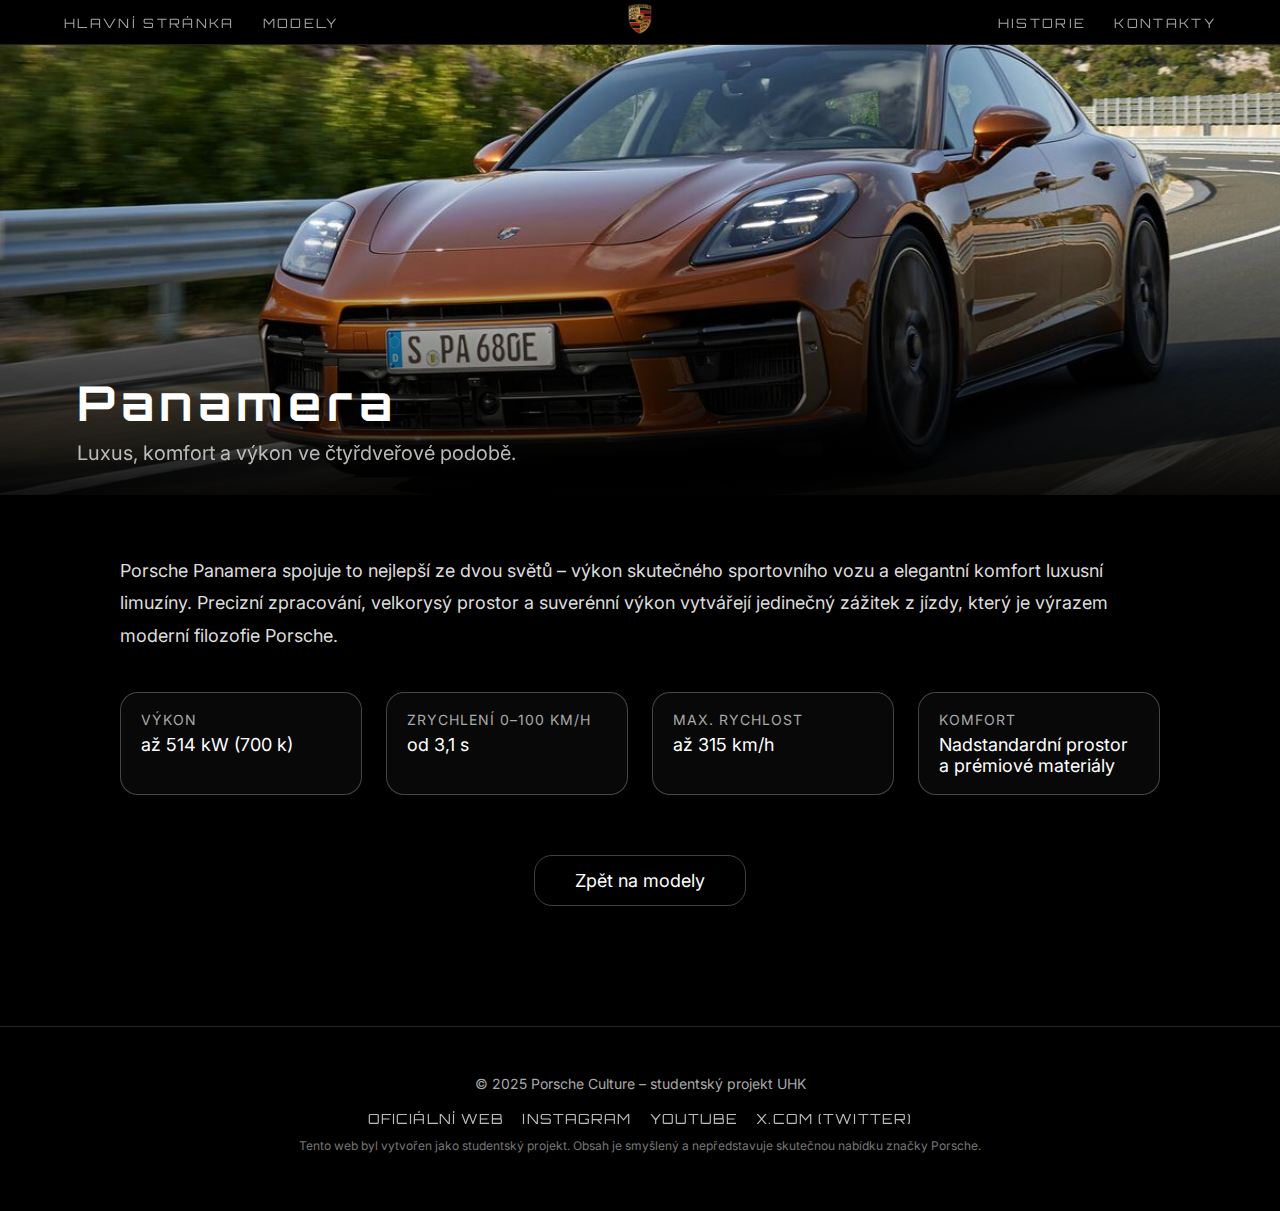
<file: panamera.html>
<!DOCTYPE html>
<html lang="cs">
  <head>
    <meta charset="UTF-8" />
    <link rel="icon" type="image/png" href="./img/logo.png" />
    <meta name="viewport" content="width=device-width, initial-scale=1.0" />
    <title>Porsche Panamera</title>
    <link rel="stylesheet" href="./css/model-page.css" />
    <link
      href="https://fonts.googleapis.com/css2?family=Orbitron:wght@600&family=Inter:wght@300&display=swap"
      rel="stylesheet"
    />
  </head>
  <body>
    <header class="site-header">
      <nav class="nav-bar">
        <div class="burger-menu" id="burger">
          <span></span>
          <span></span>
          <span></span>
        </div>
        <div class="mobile-nav" id="mobileNav">
          <a href="index.html">HLAVNÍ STRÁNKA</a>
          <a href="models.html">MODELY</a>
          <a href="history.html">HISTORIE</a>
          <a href="contact.html">KONTAKTY</a>
        </div>
        <ul class="nav-links-left">
          <li><a href="index.html">HLAVNÍ STRÁNKA</a></li>
          <li><a href="models.html">MODELY</a></li>
        </ul>

        <div class="header-logo">
          <img src="./img/logo.png" alt="Porsche Culture Logo" />
        </div>

        <ul class="nav-links-right">
          <li><a href="history.html">HISTORIE</a></li>
          <li><a href="contact.html">KONTAKTY</a></li>
        </ul>
      </nav>
    </header>
    <main>
      <section
        class="model-hero model-hero-bg"
        style="background-image: url('./img/panamera.jpg')"
      >
        <div class="model-hero-content">
          <h1 class="model-hero-title">Panamera</h1>
          <p class="model-hero-subtitle">
            Luxus, komfort a výkon ve čtyřdveřové podobě.
          </p>
        </div>
      </section>
      <section class="model-content">
        <p class="model-description">
          Porsche Panamera spojuje to nejlepší ze dvou světů – výkon skutečného
          sportovního vozu a elegantní komfort luxusní limuzíny. Precizní
          zpracování, velkorysý prostor a suverénní výkon vytvářejí jedinečný
          zážitek z jízdy, který je výrazem moderní filozofie Porsche.
        </p>

        <ul class="model-specs">
          <li class="spec-card">
            <p class="spec-label">Výkon</p>
            <p class="spec-value">až 514 kW (700 k)</p>
          </li>
          <li class="spec-card">
            <p class="spec-label">Zrychlení 0–100 km/h</p>
            <p class="spec-value">od 3,1 s</p>
          </li>
          <li class="spec-card">
            <p class="spec-label">Max. rychlost</p>
            <p class="spec-value">až 315 km/h</p>
          </li>
          <li class="spec-card">
            <p class="spec-label">Komfort</p>
            <p class="spec-value">Nadstandardní prostor a prémiové materiály</p>
          </li>
        </ul>

        <a href="models.html" class="back-btn">Zpět na modely</a>
      </section>
    </main>
    <footer class="site-footer">
      <p>© 2025 Porsche Culture – studentský projekt UHK</p>

      <div class="footer-links">
        <a
          href="https://www.porsche.com"
          target="_blank"
          rel="noopener noreferrer"
          >Oficiální web</a
        >
        <a
          href="https://www.instagram.com/porsche"
          target="_blank"
          rel="noopener noreferrer"
          >Instagram</a
        >
        <a
          href="https://www.youtube.com/user/Porsche"
          target="_blank"
          rel="noopener noreferrer"
          >YouTube</a
        >
        <a
          href="https://twitter.com/Porsche"
          target="_blank"
          rel="noopener noreferrer"
          >X.com (Twitter)</a
        >
      </div>

      <p class="footer-disclaimer">
        Tento web byl vytvořen jako studentský projekt. Obsah je smyšlený a
        nepředstavuje skutečnou nabídku značky Porsche.
      </p>
    </footer>
    <script src="./js/model-mobile.js"></script>
  </body>
</html>
</file>
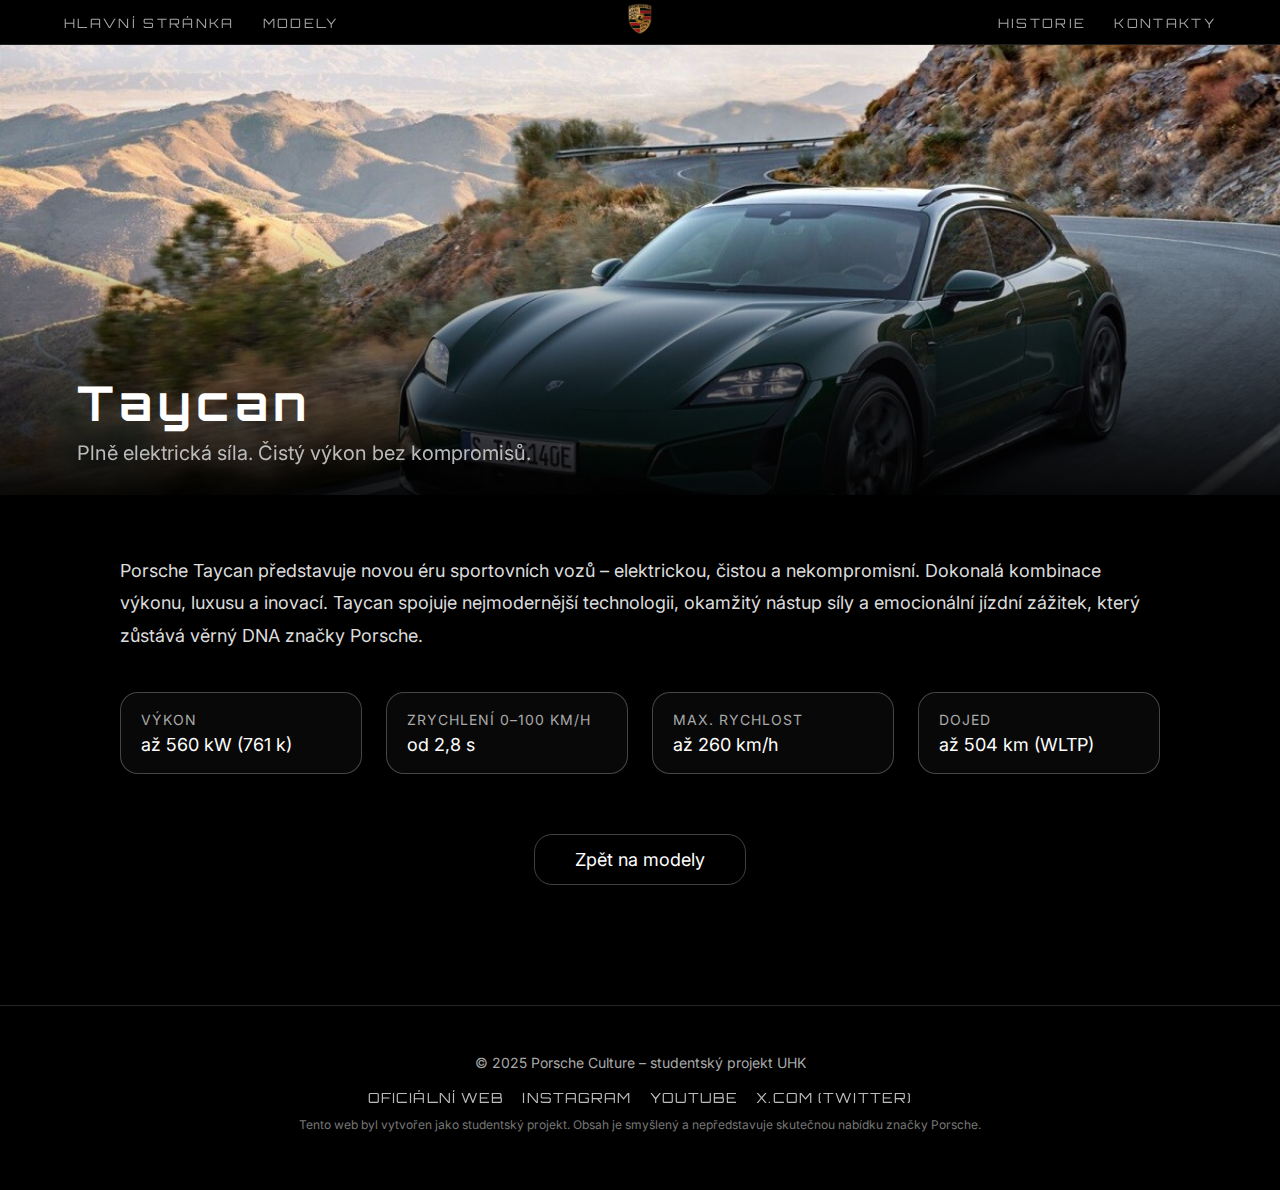
<file: taycan.html>
<!DOCTYPE html>
<html lang="cs">
  <head>
    <meta charset="UTF-8" />

    <meta name="viewport" content="width=device-width, initial-scale=1.0" />
    <title>Porsche Taycan</title>
    <link rel="stylesheet" href="./css/model-page.css" />
    <link
      href="https://fonts.googleapis.com/css2?family=Orbitron:wght@600&family=Inter:wght@300&display=swap"
      rel="stylesheet"
    />
  </head>
  <body>
    <header class="site-header">
      <nav class="nav-bar">
        <div class="burger-menu" id="burger">
          <span></span>
          <span></span>
          <span></span>
        </div>
        <div class="mobile-nav" id="mobileNav">
          <a href="index.html">HLAVNÍ STRÁNKA</a>
          <a href="models.html">MODELY</a>
          <a href="history.html">HISTORIE</a>
          <a href="contact.html">KONTAKTY</a>
        </div>
        <ul class="nav-links-left">
          <li><a href="index.html">HLAVNÍ STRÁNKA</a></li>
          <li><a href="models.html">MODELY</a></li>
        </ul>

        <div class="header-logo">
          <img src="./img/logo.png" alt="Porsche Culture Logo" />
        </div>

        <ul class="nav-links-right">
          <li><a href="history.html">HISTORIE</a></li>
          <li><a href="contact.html">KONTAKTY</a></li>
        </ul>
      </nav>
    </header>
    <main>
      <section
        class="model-hero model-hero-bg"
        style="background-image: url('./img/taycan.jpg')"
      >
        <div class="model-hero-content">
          <h1 class="model-hero-title">Taycan</h1>
          <p class="model-hero-subtitle">
            Plně elektrická síla. Čistý výkon bez kompromisů.
          </p>
        </div>
      </section>
      <section class="model-content">
        <p class="model-description">
          Porsche Taycan představuje novou éru sportovních vozů – elektrickou,
          čistou a nekompromisní. Dokonalá kombinace výkonu, luxusu a inovací.
          Taycan spojuje nejmodernější technologii, okamžitý nástup síly a
          emocionální jízdní zážitek, který zůstává věrný DNA značky Porsche.
        </p>

        <ul class="model-specs">
          <li class="spec-card">
            <p class="spec-label">Výkon</p>
            <p class="spec-value">až 560 kW (761 k)</p>
          </li>

          <li class="spec-card">
            <p class="spec-label">Zrychlení 0–100 km/h</p>
            <p class="spec-value">od 2,8 s</p>
          </li>

          <li class="spec-card">
            <p class="spec-label">Max. rychlost</p>
            <p class="spec-value">až 260 km/h</p>
          </li>

          <li class="spec-card">
            <p class="spec-label">Dojed</p>
            <p class="spec-value">až 504 km (WLTP)</p>
          </li>
        </ul>

        <a href="models.html" class="back-btn">Zpět na modely</a>
      </section>
    </main>
    <footer class="site-footer">
      <p>© 2025 Porsche Culture – studentský projekt UHK</p>

      <div class="footer-links">
        <a
          href="https://www.porsche.com"
          target="_blank"
          rel="noopener noreferrer"
          >Oficiální web</a
        >
        <a
          href="https://www.instagram.com/porsche"
          target="_blank"
          rel="noopener noreferrer"
          >Instagram</a
        >
        <a
          href="https://www.youtube.com/user/Porsche"
          target="_blank"
          rel="noopener noreferrer"
          >YouTube</a
        >
        <a
          href="https://twitter.com/Porsche"
          target="_blank"
          rel="noopener noreferrer"
          >X.com (Twitter)</a
        >
      </div>

      <p class="footer-disclaimer">
        Tento web byl vytvořen jako studentský projekt. Obsah je smyšlený a
        nepředstavuje skutečnou nabídku značky Porsche.
      </p>
    </footer>
    <script src="./js/model-mobile.js"></script>
  </body>
</html>
</file>
<file: Porschecss.css>
.site-header {
  width: 100%;
  background: black;
  border-bottom: 1px solid rgba(255, 255, 255, 0.12);
  padding: 12px 5vw;
  position: sticky;
  top: 0;
  z-index: 100;
}

.nav-bar {
  position: relative;
  display: flex;
  align-items: center;
  justify-content: space-between;
}

.nav-links-left,
.nav-links-right {
  list-style: none;
  display: flex;
  gap: 28px;
  margin: 0;
  padding: 0;
}
.nav-links-left a,
.nav-links-right a {
  font-family: 'Orbitron', sans-serif;
  font-size: 13px;
  text-transform: uppercase;
  letter-spacing: 0.18em;
  color: #bfbfbf;
  text-decoration: none;
  transition: color 0.25s ease, opacity 0.25s ease, transform 0.25s ease;
  opacity: 0.85;
  position: relative;
}

.nav-links-left a::after,
.nav-links-right a::after {
  content: "";
  position: absolute;
  left: 0;
  bottom: -6px;
  width: 0;
  height: 1px;
  background: #ffffff;
  transition: width 0.25s ease;
}

.nav-links-left a:hover::after,
.nav-links-right a:hover::after {
  width: 100%;
}

.nav-links-left a:hover,
.nav-links-right a:hover {
  color: #ffffff;
  opacity: 1;
  transform: translateY(-1px);
}

.header-logo {
  position: absolute;
  left: 50%;
  transform: translateX(-50%);
}

.header-logo img {
  height: 40px;
  width: auto;
  display: block;
  filter: brightness(0.95);
}

* {
  box-sizing: border-box;
}

html, body {
  margin: 0;
  padding: 0;
  overflow-x: hidden;
}

.burger-menu {
  display: none;
  flex-direction: column;
  gap: 6px;
  cursor: pointer;
  z-index: 200;
}

.burger-menu span {
  width: 28px;
  height: 3px;
  background: white;
  border-radius: 4px;
  transition: 0.3s;
}

.burger-menu.open span:nth-child(1) {
  transform: translateY(9px) rotate(45deg);
}
.burger-menu.open span:nth-child(2) {
  opacity: 0;
}
.burger-menu.open span:nth-child(3) {
  transform: translateY(-9px) rotate(-45deg);
}

.mobile-nav {
  position: fixed;
  top: 0;
  right: -100%;
  width: 60%;
  height: 100vh;
  background: rgba(10,10,10,0.97);
  backdrop-filter: blur(6px);
  display: flex;
  flex-direction: column;
  padding: 120px 30px;
  gap: 28px;
  transition: right 0.35s ease;
  z-index: 150;
}

.mobile-nav a {
  font-family: 'Orbitron', sans-serif;
  font-size: 18px;
  letter-spacing: 0.13em;
  color: #fff;
  text-decoration: none;
}

.mobile-nav.open {
  right: 0;
}
@media (max-width: 720px) {
  .nav-links-left,
  .nav-links-right {
    display: none;
  }

  .burger-menu {
    display: flex;
  }

  .header-logo img {
    height: 32px;
  }

  .hero {
    height: 70vh;
  }

  h1 {
    font-size: 48px;
  }

  .hero p {
    font-size: 18px;
  }

  .poem p {
    font-size: 20px;
  }
}

@media (max-width: 500px) {
  .hero-content h1 {
    font-size: 46px;      
    letter-spacing: 3px;  
  }

  .hero-content p {
    font-size: 18px;
    margin-top: 12px;
  }
}

body {
  margin: 0;
  background-color: black;
  overflow-x: hidden;
}

.hero {
  position: relative;
  height: 100vh;
  width: 100%;
  overflow: visible;
  margin-bottom: 120px; 
}

.hero::after {
  content: "";
  position: absolute;
  bottom: 0;
  left: 0;
  width: 100%;
  height: 200px;
  background: linear-gradient(to bottom, transparent, black);
  z-index: 1; 
}


.background-video {
  position: absolute;
  top: 50%;
  left: 50%;
  transform: translate(-50%, -50%);
  width: 100%;
  height: 100%;
  object-fit: cover;
  filter: brightness(60%);
  z-index: -1;
  display: block;
  overflow: hidden;
  bottom: 0; 
}


.hero-content {
  position: absolute;
  top: 50%;
  left: 50%;
  transform: translate(-50%, -50%);
  text-align: center;
  color: white;
  z-index: 2; 
}

.fade-text {
  opacity: 0;
  transition: opacity 2s ease;
}

h1 {
  font-family: 'Orbitron', sans-serif;
  font-size: 90px;
  letter-spacing: 6px;
  margin: 0;
}

p {
  font-family: 'Inter', sans-serif;
  font-size: 28px;
  font-weight: 300;
  opacity: 0.9;
  margin-top: 20px;
}
.poem {
  background-color: transparent;
  color: white;
  font-family: 'Inter', sans-serif;
  text-align: center;
  padding: 120px 20px;
  line-height: 1.8;
}

.poem p {
  font-size: 26px;
  margin: 60px 0; 
}

.contact-wrapper {
  background-color: black;
  min-height: 100vh;
  padding: 80px 5vw 40px;
}

.contact-section {
  max-width: 960px;
  margin: 60px auto 40px;
  text-align: left;
  color: white;
  font-family: 'Inter', sans-serif;
}

.contact-title {
  font-family: 'Orbitron', sans-serif;
  font-size: 52px;
  letter-spacing: 0.08em;
  text-transform: uppercase;
  margin-bottom: 20px;
  text-align: left;
}

.contact-subtitle {
  font-size: 18px;
  opacity: 0.85;
  margin-bottom: 40px;
}

.contact-grid {
  display: grid;
  grid-template-columns: repeat(auto-fit, minmax(220px, 1fr));
  gap: 32px;
  margin-bottom: 40px;
}

.contact-block h2 {
  font-family: 'Orbitron', sans-serif;
  font-size: 18px;
  letter-spacing: 0.12em;
  text-transform: uppercase;
  margin-bottom: 12px;
}

.contact-block p {
  font-size: 16px;
  opacity: 0.9;
  line-height: 1.7;
  margin: 0;
}

.contact-block a {
  color: #ffffff;
  text-decoration: none;
  border-bottom: 1px solid rgba(255, 255, 255, 0.4);
  padding-bottom: 1px;
  transition: 0.25s;
}

.contact-block a:hover {
  border-color: #ffffff;
  opacity: 1;
}

.contact-note {
  font-size: 14px;
  color: #888;
  margin-top: 10px;
  line-height: 1.6;
}

.history {
  background-color: transparent;
  color: white;
  font-family: 'Inter', sans-serif;
  padding: 150px 20px;
  text-align: center;
  line-height: 1.9;
  max-width: 900px;
  margin: 0 auto;
}

.history h2 {
  font-size: 48px;
  margin-bottom: 60px;
  letter-spacing: 2px;
}

.history p {
  font-size: 20px;
  margin-bottom: 40px;
  opacity: 0.9;
}

.history .highlight {
  font-size: 22px;
  font-style: italic;
  opacity: 1;
}

.models-btn {
  margin-top: 60px;
  padding: 16px 42px;
  font-size: 18px;
  background: transparent;
  color: white;
  border: 1.5px solid white;
  border-radius: 40px;
  cursor: pointer;
  transition: all 0.3s ease;
  text-decoration: none;
}

.models-btn:hover {
  background-color: white;
  color: black;
}

.history-bg {
  position: fixed;
  top: 0;
  left: 0;
  width: 100%;
  height: 100%;
  z-index: -1; 
  opacity: 0;
  transition: opacity 2s ease;
  pointer-events: none;
}

.history-bg::after {
  content: "";
  position: absolute;
  top: 0;
  left: 0;
  width: 100%;
  height: 100%;
  background: rgba(0, 0, 0, 0.55);
  pointer-events: none;
}

.history-bg img {
  width: 100%;
  height: 100%;
  object-fit: cover;
  filter: brightness(60%);
}

.history-bg.visible {
  opacity: 1;
}

.site-footer {
  margin-top: 120px;
  padding: 40px 5vw 50px;
  text-align: center;
  color: #aaa;
  font-size: 14px;
  border-top: 1px solid rgba(255, 255, 255, 0.15);
  background: black;
}

.site-footer p {
  margin: 6px 0;
  line-height: 1.5;
}

.footer-links {
  margin: 16px 0 10px;
  display: flex;
  flex-wrap: wrap;
  gap: 18px;
  justify-content: center;
}

.footer-links a {
  color: #ddd;
  text-decoration: none;
  font-size: 14px;
  letter-spacing: 0.08em;
  text-transform: uppercase;
  transition: color 0.25s ease, opacity 0.25s ease;
  opacity: 0.85;
}

.footer-links a:hover {
  color: #ffffff;
  opacity: 1;
}

.footer-disclaimer {
  color: #777;
  font-size: 12px;
}
</file>
<file: css/model-page.css>
.site-header {
  width: 100%;
  background: black;
  border-bottom: 1px solid rgba(255, 255, 255, 0.12);
  padding: 12px 5vw;
  position: sticky;
  top: 0;
  z-index: 100;
}

.nav-bar {
  position: relative;
  display: flex;
  align-items: center;
  justify-content: space-between;
}

.nav-links-left,
.nav-links-right {
  list-style: none;
  display: flex;
  gap: 28px;
  margin: 0;
  padding: 0;
}
.nav-links-left a,
.nav-links-right a {
  font-family: 'Orbitron', sans-serif;
  font-size: 13px;
  text-transform: uppercase;
  letter-spacing: 0.18em;
  color: #bfbfbf;
  text-decoration: none;
  transition: color 0.25s ease, opacity 0.25s ease, transform 0.25s ease;
  opacity: 0.85;
  position: relative;
}

.nav-links-left a::after,
.nav-links-right a::after {
  content: "";
  position: absolute;
  left: 0;
  bottom: -6px;
  width: 0;
  height: 1px;
  background: #ffffff;
  transition: width 0.25s ease;
}

.nav-links-left a:hover::after,
.nav-links-right a:hover::after {
  width: 100%;
}

.nav-links-left a:hover,
.nav-links-right a:hover {
  color: #ffffff;
  opacity: 1;
  transform: translateY(-1px);
}

.header-logo {
  position: absolute;
  left: 50%;
  transform: translateX(-50%);
}

.header-logo img {
  height: 40px;
  width: auto;
  display: block;
  filter: brightness(0.95);
}

* {
  box-sizing: border-box;
}

html, body {
  margin: 0;
  padding: 0;
  overflow-x: hidden;
}

.burger-menu {
  display: none;
  flex-direction: column;
  gap: 6px;
  cursor: pointer;
  z-index: 200;
}

.burger-menu span {
  width: 28px;
  height: 3px;
  background: white;
  border-radius: 4px;
  transition: 0.3s;
}

.burger-menu.open span:nth-child(1) {
  transform: translateY(9px) rotate(45deg);
}
.burger-menu.open span:nth-child(2) {
  opacity: 0;
}
.burger-menu.open span:nth-child(3) {
  transform: translateY(-9px) rotate(-45deg);
}

.mobile-nav {
  position: fixed;
  top: 0;
  right: -100%;
  width: 60%;
  height: 100vh;
  background: rgba(10,10,10,0.97);
  backdrop-filter: blur(6px);
  display: flex;
  flex-direction: column;
  padding: 120px 30px;
  gap: 28px;
  transition: right 0.35s ease;
  z-index: 150;
}

.mobile-nav a {
  font-family: 'Orbitron', sans-serif;
  font-size: 18px;
  letter-spacing: 0.13em;
  color: #fff;
  text-decoration: none;
}

.mobile-nav.open {
  right: 0;
}
@media (max-width: 720px) {
  .nav-links-left,
  .nav-links-right {
    display: none;
  }

  .burger-menu {
    display: flex;
  }

  .header-logo img {
    height: 32px;
  }

  .hero {
    height: 70vh;
  }

  h1 {
    font-size: 48px;
  }

  .hero p {
    font-size: 18px;
  }

  .poem p {
    font-size: 20px;
  }
}



body {
  background-color: black;
  color: white;
  font-family: 'Inter', sans-serif;
  margin: 0;
  padding: 0;
  overflow-x: hidden;
}

.model-hero {
  position: relative;
  min-height: 70vh;
  display: flex;
  align-items: flex-end;
  justify-content: flex-start;
  padding: 80px 8vw;
  box-sizing: border-box;
}

.model-hero::before {
  content: "";
  position: absolute;
  inset: 0;
  background-size: cover;
  background-position: center;
  filter: brightness(55%);
  z-index: 0;
}


.model-hero-content {
  position: relative;
  z-index: 1;
  max-width: 600px;
}

.model-hero-title {
  font-family: 'Orbitron', sans-serif;
  font-size: 72px;
  letter-spacing: 6px;
  margin: 0 0 10px 0;
}

.model-hero-subtitle {
  font-size: 20px;
  color: #ccc;
  margin: 0;
}

.model-content {
  max-width: 1100px;
  margin: 60px auto 100px;
  padding: 0 30px;
  box-sizing: border-box;
}

.model-description {
  font-size: 18px;
  line-height: 1.8;
  color: #ddd;
  margin-bottom: 40px;
  text-align: left;
}

.model-specs {
  display: grid;
  grid-template-columns: repeat(auto-fit, minmax(220px, 1fr));
  gap: 24px;
  margin-bottom: 50px;
  list-style-type: none;
  padding: 0;
}

.spec-card {
  border: 1px solid rgba(255, 255, 255, 0.25);
  border-radius: 18px;
  padding: 18px 20px;
  background: rgba(255, 255, 255, 0.03);
}

.spec-label {
  font-size: 14px;
  text-transform: uppercase;
  letter-spacing: 1px;
  color: #aaa;
  margin: 0 0 6px;
}

.spec-value {
  font-size: 18px;
  margin: 0;
}

.back-btn {
  display: inline-block;
  margin-top: 20px;
  padding: 14px 40px;
  font-size: 18px;
  background: transparent;
  color: white;
  border: 1px solid rgba(255, 255, 255, 0.25);
  border-radius: 18px;
  cursor: pointer;
  transition: all 0.3s ease;
  text-decoration: none;
  margin: 60px auto 20px;   
  display: block;
  width: fit-content; 
}

.back-btn:hover {
  background-color: white;
  color: black;
}

.model-hero {
    position: relative;
    width: 100%;
    height: 50vh; 
    min-height: 180px; 
    background-size: cover;
    background-repeat: no-repeat;
    background-position: center;
    display: flex;
    align-items: flex-end;
    padding: 0 6vw 30px;
    box-sizing: border-box;
    color: white;
    overflow: hidden;
}

.model-hero::after {
    content: "";
    position: absolute;
    left: 0;
    bottom: 0;
    width: 100%;
    height: 60%; 
    background: linear-gradient(
        to top,
        rgba(0, 0, 0, 0.9),
        rgba(0, 0, 0, 0)
    );
    z-index: 1;
}

.model-hero-content {
    position: relative;
    z-index: 2;
}

.model-hero-title {
    font-size: 48px;
    margin: 0;
}

.model-hero-subtitle {
    font-size: 20px;
    margin: 8px 0 0 0;
    opacity: 0.9;
}

.site-footer {
  margin-top: 120px;
  padding: 40px 5vw 50px;
  text-align: center;
  color: #aaa;
  font-size: 14px;
  border-top: 1px solid rgba(255, 255, 255, 0.15);
  background: black;
}

.site-footer p {
  margin: 6px 0;
  line-height: 1.5;
}

.footer-links {
  margin: 16px 0 10px;
  display: flex;
  flex-wrap: wrap;
  gap: 18px;
  justify-content: center;
  font-family: 'Orbitron', sans-serif;
}

.footer-links a {
  color: #ddd;
  text-decoration: none;
  font-size: 14px;
  letter-spacing: 0.08em;
  text-transform: uppercase;
  transition: color 0.25s ease, opacity 0.25s ease;
  opacity: 0.85;
}

.footer-links a:hover {
  color: #ffffff;
  opacity: 1;
}

.footer-disclaimer {
  color: #777;
  font-size: 12px;
}
</file>
<file: css/Porschecss.css>
.site-header {
  width: 100%;
  background: black;
  border-bottom: 1px solid rgba(255, 255, 255, 0.12);
  padding: 12px 5vw;
  position: sticky;
  top: 0;
  z-index: 100;
}

.nav-bar {
  position: relative;
  display: flex;
  align-items: center;
  justify-content: space-between;
}

.nav-links-left,
.nav-links-right {
  list-style: none;
  display: flex;
  gap: 28px;
  margin: 0;
  padding: 0;
}
.nav-links-left a,
.nav-links-right a {
  font-family: 'Orbitron', sans-serif;
  font-size: 13px;
  text-transform: uppercase;
  letter-spacing: 0.18em;
  color: #bfbfbf;
  text-decoration: none;
  transition: color 0.25s ease, opacity 0.25s ease, transform 0.25s ease;
  opacity: 0.85;
  position: relative;
}

.nav-links-left a::after,
.nav-links-right a::after {
  content: "";
  position: absolute;
  left: 0;
  bottom: -6px;
  width: 0;
  height: 1px;
  background: #ffffff;
  transition: width 0.25s ease;
}

.nav-links-left a:hover::after,
.nav-links-right a:hover::after {
  width: 100%;
}

.nav-links-left a:hover,
.nav-links-right a:hover {
  color: #ffffff;
  opacity: 1;
  transform: translateY(-1px);
}

.header-logo {
  position: absolute;
  left: 50%;
  transform: translateX(-50%);
}

.header-logo img {
  height: 40px;
  width: auto;
  display: block;
  filter: brightness(0.95);
}

* {
  box-sizing: border-box;
}

html, body {
  margin: 0;
  padding: 0;
  overflow-x: hidden;
  scroll-behavior: smooth;
}

.burger-menu {
  display: none;
  flex-direction: column;
  gap: 6px;
  cursor: pointer;
  z-index: 200;
}

.burger-menu span {
  width: 28px;
  height: 3px;
  background: white;
  border-radius: 4px;
  transition: 0.3s;
}

.burger-menu.open span:nth-child(1) {
  transform: translateY(9px) rotate(45deg);
}
.burger-menu.open span:nth-child(2) {
  opacity: 0;
}
.burger-menu.open span:nth-child(3) {
  transform: translateY(-9px) rotate(-45deg);
}

.mobile-nav {
  position: fixed;
  top: 0;
  right: -100%;
  width: 60%;
  height: 100vh;
  background: rgba(10,10,10,0.97);
  backdrop-filter: blur(6px);
  display: flex;
  flex-direction: column;
  padding: 120px 30px;
  gap: 28px;
  transition: right 0.35s ease;
  z-index: 150;
}

.mobile-nav a {
  font-family: 'Orbitron', sans-serif;
  font-size: 18px;
  letter-spacing: 0.13em;
  color: #fff;
  text-decoration: none;
}

.mobile-nav.open {
  right: 0;
}

body {
  margin: 0;
  background-color: black;
  overflow-x: hidden;
}

.hero {
  position: relative;
  height: 100vh;
  width: 100%;
  overflow: visible;
  margin-bottom: 120px; 
}

.hero::after {
  content: "";
  position: absolute;
  bottom: 0;
  left: 0;
  width: 100%;
  height: 200px;
  background: linear-gradient(to bottom, transparent, black);
  z-index: 1; 
}


.background-video {
  position: absolute;
  top: 50%;
  left: 50%;
  transform: translate(-50%, -50%);
  width: 100%;
  height: 100%;
  object-fit: cover;
  filter: brightness(60%);
  z-index: -1;
  display: block;
  overflow: hidden;
  bottom: 0; 
}


.hero-content {
  position: absolute;
  top: 50%;
  left: 50%;
  transform: translate(-50%, -50%);
  text-align: center;
  color: white;
  z-index: 2; 
}

.fade-text {
  opacity: 0;
  transition: opacity 2s ease;
}

h1 {
  font-family: 'Orbitron', sans-serif;
  font-size: 90px;
  letter-spacing: 6px;
  margin: 0;
}

p {
  font-family: 'Inter', sans-serif;
  font-size: 28px;
  font-weight: 300;
  opacity: 0.9;
  margin-top: 20px;
}
.poem {
  background-color: transparent;
  color: white;
  font-family: 'Inter', sans-serif;
  text-align: center;
  padding: 120px 20px;
  line-height: 1.8;
}

.poem-h2 {
  visibility: hidden;
}

.poem p {
  font-size: 26px;
  margin: 60px 0; 
}

/* .contact-wrapper {
  background-color: black;
  min-height: 100vh;
  padding: 80px 5vw 40px;
} */

.contact-section {
  max-width: 960px;
  /* margin: 80px auto 40px; */
  margin-inline: auto;
  text-align: left;
  color: white;
  font-family: 'Inter', sans-serif;
  padding: 80px 20px;
}

.contact-title {
  font-family: 'Orbitron', sans-serif;
  font-size: 64px;
  font-weight: 600;
  letter-spacing: 2px;
  /* text-transform: uppercase; */
  margin-bottom: 20px;
  text-align: center;
}

.contact-subtitle {
  font-size: 18px;
  opacity: 0.85;
  margin-bottom: 40px;
  text-align: center;
}

.contact-grid {
  margin-bottom: 80px;
}

.contact-list {
  list-style-type: none;
  padding: 0;
  display: grid;
  grid-template-columns: repeat(auto-fit, minmax(220px, 1fr));
  justify-items: center;
  gap: 32px;
}

.contact-block h2 {
  font-family: 'Orbitron', sans-serif;
  font-size: 18px;
  letter-spacing: 0.12em;
  text-transform: uppercase;
  margin-bottom: 12px;
}

.contact-block p {
  font-size: 16px;
  opacity: 0.9;
  line-height: 1.7;
  margin: 0;
}

.contact-block a {
  color: #ffffff;
  text-decoration: none;
  font-weight: 200;
  line-height: 1.7;
  transition: weight 250ms cubic-bezier(0.4, 0, 0.2, 1);
}

.contact-block a:hover {
  font-weight: 300;
  opacity: 1;
}

.contact_social {
  list-style-type: none;
  padding: 0;
}

.networks_icon {
  fill: brown;
}
.contact-note {
  font-size: 14px;
  color: #888;
  margin-top: 10px;
  line-height: 1.6;
}

.history {
  background-color: transparent;
  color: white;
  font-family: 'Inter', sans-serif;
  padding: 120px 40px;
  text-align: center;
  line-height: 1.9;
  max-width: 900px;
  margin: 0 auto;
}

.history h1 {
  font-family: 'Orbitron', sans-serif;
  font-size: 64px;
  font-weight: 600;
  margin-bottom: 60px;
  letter-spacing: 2px;
}

.history p {
  font-size: 20px;
  margin-bottom: 40px;
  opacity: 0.9;
  text-align: justify;

}

.history .highlight {
  font-size: 22px;
  font-style: italic;
  opacity: 1;
}

.models-btn {
  margin-top: 60px;
  padding: 16px 42px;
  font-size: 18px;
  background: transparent;
  color: white;
  border: 1.5px solid white;
  border-radius: 40px;
  cursor: pointer;
  transition: all 0.3s ease;
  text-decoration: none;
}

.models-btn:hover {
  background-color: white;
  color: black;
}

.history-bg {
  position: fixed;
  top: 0;
  left: 0;
  width: 100%;
  height: 100%;
  z-index: -1; 
  opacity: 0;
  transition: opacity 2s ease;
  pointer-events: none;
}

.history-bg::after {
  content: "";
  position: absolute;
  top: 0;
  left: 0;
  width: 100%;
  height: 100%;
  background: rgba(0, 0, 0, 0.55);
  pointer-events: none;
}

.history-bg img {
  width: 100%;
  height: 100%;
  object-fit: cover;
  filter: brightness(60%);
}

.history-bg.visible {
  opacity: 1;
}

.site-footer {
  margin-top: 120px;
  padding: 40px 5vw 50px;
  text-align: center;
  color: #aaa;
  font-size: 14px;
  border-top: 1px solid rgba(255, 255, 255, 0.15);
  background: black;
}

.site-footer p {
  margin: 6px 0;
  line-height: 1.5;
  font-size: 14px;
}

.footer-links {
  margin: 16px 0 10px;
  display: flex;
  flex-wrap: wrap;
  gap: 18px;
  justify-content: center;
  font-family: 'Orbitron', sans-serif;
}

.footer-links a {
  color: #ddd;
  text-decoration: none;
  
  letter-spacing: 0.08em;
  text-transform: uppercase;
  transition: color 0.25s ease, opacity 0.25s ease;
  opacity: 0.85;
}

.footer-links a:hover {
  color: #ffffff;
  opacity: 1;
}

.footer-disclaimer {
  color: #777;
  font-size: 12px;
}

@media (max-width: 720px) {
  .nav-links-left,
  .nav-links-right {
    display: none;
  }

  .burger-menu {
    display: flex;
  }

  .header-logo img {
    height: 32px;
  }

  .hero {
    height: 70vh;
  }

  .history h1 {
    font-size: 48px;
  }

  .hero p {
    font-size: 18px;
  }

  .poem p {
    font-size: 20px;
  }

  .history {
    padding-top: 60px;
  }
  .history p {
    font-size: 16px;
  }

  .history .highlight {
  font-size: 16px;
  }

  .contact-section {
    padding-top: 60px;
  }
  .contact-title {
    font-size: 46px;  
  }
}

@media (max-width: 500px) {
  
  .history {
    padding: 60px 20px;
  }
  
  .hero-content h1 {
    font-size: 46px;      
    letter-spacing: 3px;  
  }

  .hero-content p {
    font-size: 18px;
    margin-top: 12px;
  }

  .contact-section {
    padding: 60px 10px;
  }
}
</file>
<file: model-page.css>
.site-header {
  width: 100%;
  background: black;
  border-bottom: 1px solid rgba(255, 255, 255, 0.12);
  padding: 12px 5vw;
  position: sticky;
  top: 0;
  z-index: 100;
}

.nav-bar {
  position: relative;
  display: flex;
  align-items: center;
  justify-content: space-between;
}

.nav-links-left,
.nav-links-right {
  list-style: none;
  display: flex;
  gap: 28px;
  margin: 0;
  padding: 0;
}
.nav-links-left a,
.nav-links-right a {
  font-family: 'Orbitron', sans-serif;
  font-size: 13px;
  text-transform: uppercase;
  letter-spacing: 0.18em;
  color: #bfbfbf;
  text-decoration: none;
  transition: color 0.25s ease, opacity 0.25s ease, transform 0.25s ease;
  opacity: 0.85;
  position: relative;
}

.nav-links-left a::after,
.nav-links-right a::after {
  content: "";
  position: absolute;
  left: 0;
  bottom: -6px;
  width: 0;
  height: 1px;
  background: #ffffff;
  transition: width 0.25s ease;
}

.nav-links-left a:hover::after,
.nav-links-right a:hover::after {
  width: 100%;
}

.nav-links-left a:hover,
.nav-links-right a:hover {
  color: #ffffff;
  opacity: 1;
  transform: translateY(-1px);
}

.header-logo {
  position: absolute;
  left: 50%;
  transform: translateX(-50%);
}

.header-logo img {
  height: 40px;
  width: auto;
  display: block;
  filter: brightness(0.95);
}

* {
  box-sizing: border-box;
}

html, body {
  margin: 0;
  padding: 0;
  overflow-x: hidden;
}

.burger-menu {
  display: none;
  flex-direction: column;
  gap: 6px;
  cursor: pointer;
  z-index: 200;
}

.burger-menu span {
  width: 28px;
  height: 3px;
  background: white;
  border-radius: 4px;
  transition: 0.3s;
}

.burger-menu.open span:nth-child(1) {
  transform: translateY(9px) rotate(45deg);
}
.burger-menu.open span:nth-child(2) {
  opacity: 0;
}
.burger-menu.open span:nth-child(3) {
  transform: translateY(-9px) rotate(-45deg);
}

.mobile-nav {
  position: fixed;
  top: 0;
  right: -100%;
  width: 60%;
  height: 100vh;
  background: rgba(10,10,10,0.97);
  backdrop-filter: blur(6px);
  display: flex;
  flex-direction: column;
  padding: 120px 30px;
  gap: 28px;
  transition: right 0.35s ease;
  z-index: 150;
}

.mobile-nav a {
  font-family: 'Orbitron', sans-serif;
  font-size: 18px;
  letter-spacing: 0.13em;
  color: #fff;
  text-decoration: none;
}

.mobile-nav.open {
  right: 0;
}
@media (max-width: 720px) {
  .nav-links-left,
  .nav-links-right {
    display: none;
  }

  .burger-menu {
    display: flex;
  }

  .header-logo img {
    height: 32px;
  }

  .hero {
    height: 70vh;
  }

  h1 {
    font-size: 48px;
  }

  .hero p {
    font-size: 18px;
  }

  .poem p {
    font-size: 20px;
  }
}



body {
  background-color: black;
  color: white;
  font-family: 'Inter', sans-serif;
  margin: 0;
  padding: 0;
  overflow-x: hidden;
}

.model-hero {
  position: relative;
  min-height: 70vh;
  display: flex;
  align-items: flex-end;
  justify-content: flex-start;
  padding: 80px 8vw;
  box-sizing: border-box;
}

.model-hero::before {
  content: "";
  position: absolute;
  inset: 0;
  background-size: cover;
  background-position: center;
  filter: brightness(55%);
  z-index: 0;
}


.model-hero-content {
  position: relative;
  z-index: 1;
  max-width: 600px;
}

.model-hero-title {
  font-family: 'Orbitron', sans-serif;
  font-size: 72px;
  letter-spacing: 6px;
  margin: 0 0 10px 0;
}

.model-hero-subtitle {
  font-size: 20px;
  color: #ccc;
  margin: 0;
}

.model-content {
  max-width: 1100px;
  margin: 60px auto 100px;
  padding: 0 30px;
  box-sizing: border-box;
}

.model-description {
  font-size: 18px;
  line-height: 1.8;
  color: #ddd;
  margin-bottom: 40px;
  text-align: left;
}

.model-specs {
  display: grid;
  grid-template-columns: repeat(auto-fit, minmax(220px, 1fr));
  gap: 24px;
  margin-bottom: 50px;
}

.spec-card {
  border: 1px solid rgba(255, 255, 255, 0.25);
  border-radius: 18px;
  padding: 18px 20px;
  background: rgba(255, 255, 255, 0.03);
}

.spec-label {
  font-size: 14px;
  text-transform: uppercase;
  letter-spacing: 1px;
  color: #aaa;
  margin-bottom: 6px;
}

.spec-value {
  font-size: 18px;
}

.back-btn {
  display: inline-block;
  margin-top: 20px;
  padding: 14px 40px;
  font-size: 18px;
  background: transparent;
  color: white;
  border: 1.5px solid white;
  border-radius: 40px;
  cursor: pointer;
  transition: all 0.3s ease;
  text-decoration: none;
  margin: 60px auto 20px;   
  display: block;
  width: fit-content; 
}

.back-btn:hover {
  background-color: white;
  color: black;
}

.model-hero {
    position: relative;
    width: 100%;
    height: 50vh; 
    min-height: 180px; 
    background-size: cover;
    background-repeat: no-repeat;
    background-position: center;
    display: flex;
    align-items: flex-end;
    padding: 0 6vw 30px;
    box-sizing: border-box;
    color: white;
    overflow: hidden;
}

.model-hero::after {
    content: "";
    position: absolute;
    left: 0;
    bottom: 0;
    width: 100%;
    height: 60%; 
    background: linear-gradient(
        to top,
        rgba(0, 0, 0, 0.9),
        rgba(0, 0, 0, 0)
    );
    z-index: 1;
}

.model-hero-content {
    position: relative;
    z-index: 2;
}

.model-hero-title {
    font-size: 48px;
    margin: 0;
}

.model-hero-subtitle {
    font-size: 20px;
    margin: 8px 0 0 0;
    opacity: 0.9;
}

.site-footer {
  margin-top: 120px;
  padding: 40px 5vw 50px;
  text-align: center;
  color: #aaa;
  font-size: 14px;
  border-top: 1px solid rgba(255, 255, 255, 0.15);
  background: black;
}

.site-footer p {
  margin: 6px 0;
  line-height: 1.5;
}

.footer-links {
  margin: 16px 0 10px;
  display: flex;
  flex-wrap: wrap;
  gap: 18px;
  justify-content: center;
}

.footer-links a {
  color: #ddd;
  text-decoration: none;
  font-size: 14px;
  letter-spacing: 0.08em;
  text-transform: uppercase;
  transition: color 0.25s ease, opacity 0.25s ease;
  opacity: 0.85;
}

.footer-links a:hover {
  color: #ffffff;
  opacity: 1;
}

.footer-disclaimer {
  color: #777;
  font-size: 12px;
}
</file>
<file: models.css>
.site-header {
  width: 100%;
  background: black;
  border-bottom: 1px solid rgba(255, 255, 255, 0.12);
  padding: 12px 5vw;
  position: sticky;
  top: 0;
  z-index: 100;
}

.nav-bar {
  position: relative;
  display: flex;
  align-items: center;
  justify-content: space-between;
}

.nav-links-left,
.nav-links-right {
  list-style: none;
  display: flex;
  gap: 28px;
  margin: 0;
  padding: 0;
}
.nav-links-left a,
.nav-links-right a {
  font-family: 'Orbitron', sans-serif;
  font-size: 13px;
  text-transform: uppercase;
  letter-spacing: 0.18em;
  color: #bfbfbf;
  text-decoration: none;
  transition: color 0.25s ease, opacity 0.25s ease, transform 0.25s ease;
  opacity: 0.85;
  position: relative;
}

.nav-links-left a::after,
.nav-links-right a::after {
  content: "";
  position: absolute;
  left: 0;
  bottom: -6px;
  width: 0;
  height: 1px;
  background: #ffffff;
  transition: width 0.25s ease;
}

.nav-links-left a:hover::after,
.nav-links-right a:hover::after {
  width: 100%;
}

.nav-links-left a:hover,
.nav-links-right a:hover {
  color: #ffffff;
  opacity: 1;
  transform: translateY(-1px);
}

.header-logo {
  position: absolute;
  left: 50%;
  transform: translateX(-50%);
}

.header-logo img {
  height: 40px;
  width: auto;
  display: block;
  filter: brightness(0.95);
}

* {
  box-sizing: border-box;
}

html, body {
  margin: 0;
  padding: 0;
  overflow-x: hidden;
}

.burger-menu {
  display: none;
  flex-direction: column;
  gap: 6px;
  cursor: pointer;
  z-index: 200;
}

.burger-menu span {
  width: 28px;
  height: 3px;
  background: white;
  border-radius: 4px;
  transition: 0.3s;
}

.burger-menu.open span:nth-child(1) {
  transform: translateY(9px) rotate(45deg);
}
.burger-menu.open span:nth-child(2) {
  opacity: 0;
}
.burger-menu.open span:nth-child(3) {
  transform: translateY(-9px) rotate(-45deg);
}

.mobile-nav {
  position: fixed;
  top: 0;
  right: -100%;
  width: 60%;
  height: 100vh;
  background: rgba(10,10,10,0.97);
  backdrop-filter: blur(6px);
  display: flex;
  flex-direction: column;
  padding: 120px 30px;
  gap: 28px;
  transition: right 0.35s ease;
  z-index: 150;
}

.mobile-nav a {
  font-family: 'Orbitron', sans-serif;
  font-size: 18px;
  letter-spacing: 0.13em;
  color: #fff;
  text-decoration: none;
}

.mobile-nav.open {
  right: 0;
}
@media (max-width: 720px) {
  .nav-links-left,
  .nav-links-right {
    display: none;
  }

  .burger-menu {
    display: flex;
  }

  .header-logo img {
    height: 32px;
  }

  .hero {
    height: 70vh;
  }

  h1 {
    font-size: 48px;
  }

  .hero p {
    font-size: 18px;
  }

  .poem p {
    font-size: 20px;
  }
}



body {
  background-color: black;
  color: white;
  font-family: 'Inter', sans-serif;
  margin: 0;
  padding: 0;
  text-align: center;
  overflow-x: hidden;
}

.page-title {
  font-family: 'Orbitron', sans-serif;
  font-size: 64px;
  font-weight: 600;
  letter-spacing: 0.06em;
  text-align: center;
  margin-top: 80px;
  margin-bottom: 60px;
  color: white;
}

.models-grid {
  display: grid;
  grid-template-columns: repeat(auto-fit, minmax(320px, 1fr));
  gap: 50px;
  max-width: 1400px;
  margin: 80px auto;
  padding: 0 40px;
  position: relative;
}

.model-card {
  position: relative;
  border: 1px solid rgba(255, 255, 255, 0.3);
  border-radius: 24px;
  padding: 50px 30px;
  background: rgba(255, 255, 255, 0.03);
  transition: all 0.4s ease;
  cursor: pointer;
  overflow: hidden;
  color: white;
  text-decoration: none;
}

.model-card::after {
  content: "";
  position: absolute;
  left: 0;
  top: 0;               
  width: 100%;
  height: 100%;
  background-size: cover;
  background-position: center;
  opacity: 0;            
  transition: opacity 0.6s ease; 
  z-index: 0;
}

.model-card:hover::after {
  opacity: 0.35;         
}

.model-card h3,
.model-card p {
  position: relative;
  z-index: 2;
}

.back-btn {
  margin-top: 60px;
  padding: 16px 42px;
  font-size: 18px;
  background: transparent;
  color: white;
  border: 1.5px solid white;
  border-radius: 40px;
  cursor: pointer;
  transition: all 0.3s ease;
  text-decoration: none;
}

.back-btn:hover {
  background-color: white;
  color: black;
}

.model-card:hover {
  border-color: white;
  background: rgba(255, 255, 255, 0.08);
  transform: translateY(-8px);
}

.model-card h3 {
  font-size: 26px;
  margin-bottom: 16px;
  font-family: 'Orbitron', sans-serif;
}

.model-card p {
  font-size: 17px;
  color: #ccc;
  line-height: 1.8;
}

.site-footer {
  margin-top: 120px;
  padding: 40px 5vw 50px;
  text-align: center;
  color: #aaa;
  font-size: 14px;
  border-top: 1px solid rgba(255, 255, 255, 0.15);
  background: black;
}

.site-footer p {
  margin: 6px 0;
  line-height: 1.5;
}

.footer-links {
  margin: 16px 0 10px;
  display: flex;
  flex-wrap: wrap;
  gap: 18px;
  justify-content: center;
}

.footer-links a {
  color: #ddd;
  text-decoration: none;
  font-size: 14px;
  letter-spacing: 0.08em;
  text-transform: uppercase;
  transition: color 0.25s ease, opacity 0.25s ease;
  opacity: 0.85;
}

.footer-links a:hover {
  color: #ffffff;
  opacity: 1;
}

.footer-disclaimer {
  color: #777;
  font-size: 12px;
}
</file>
